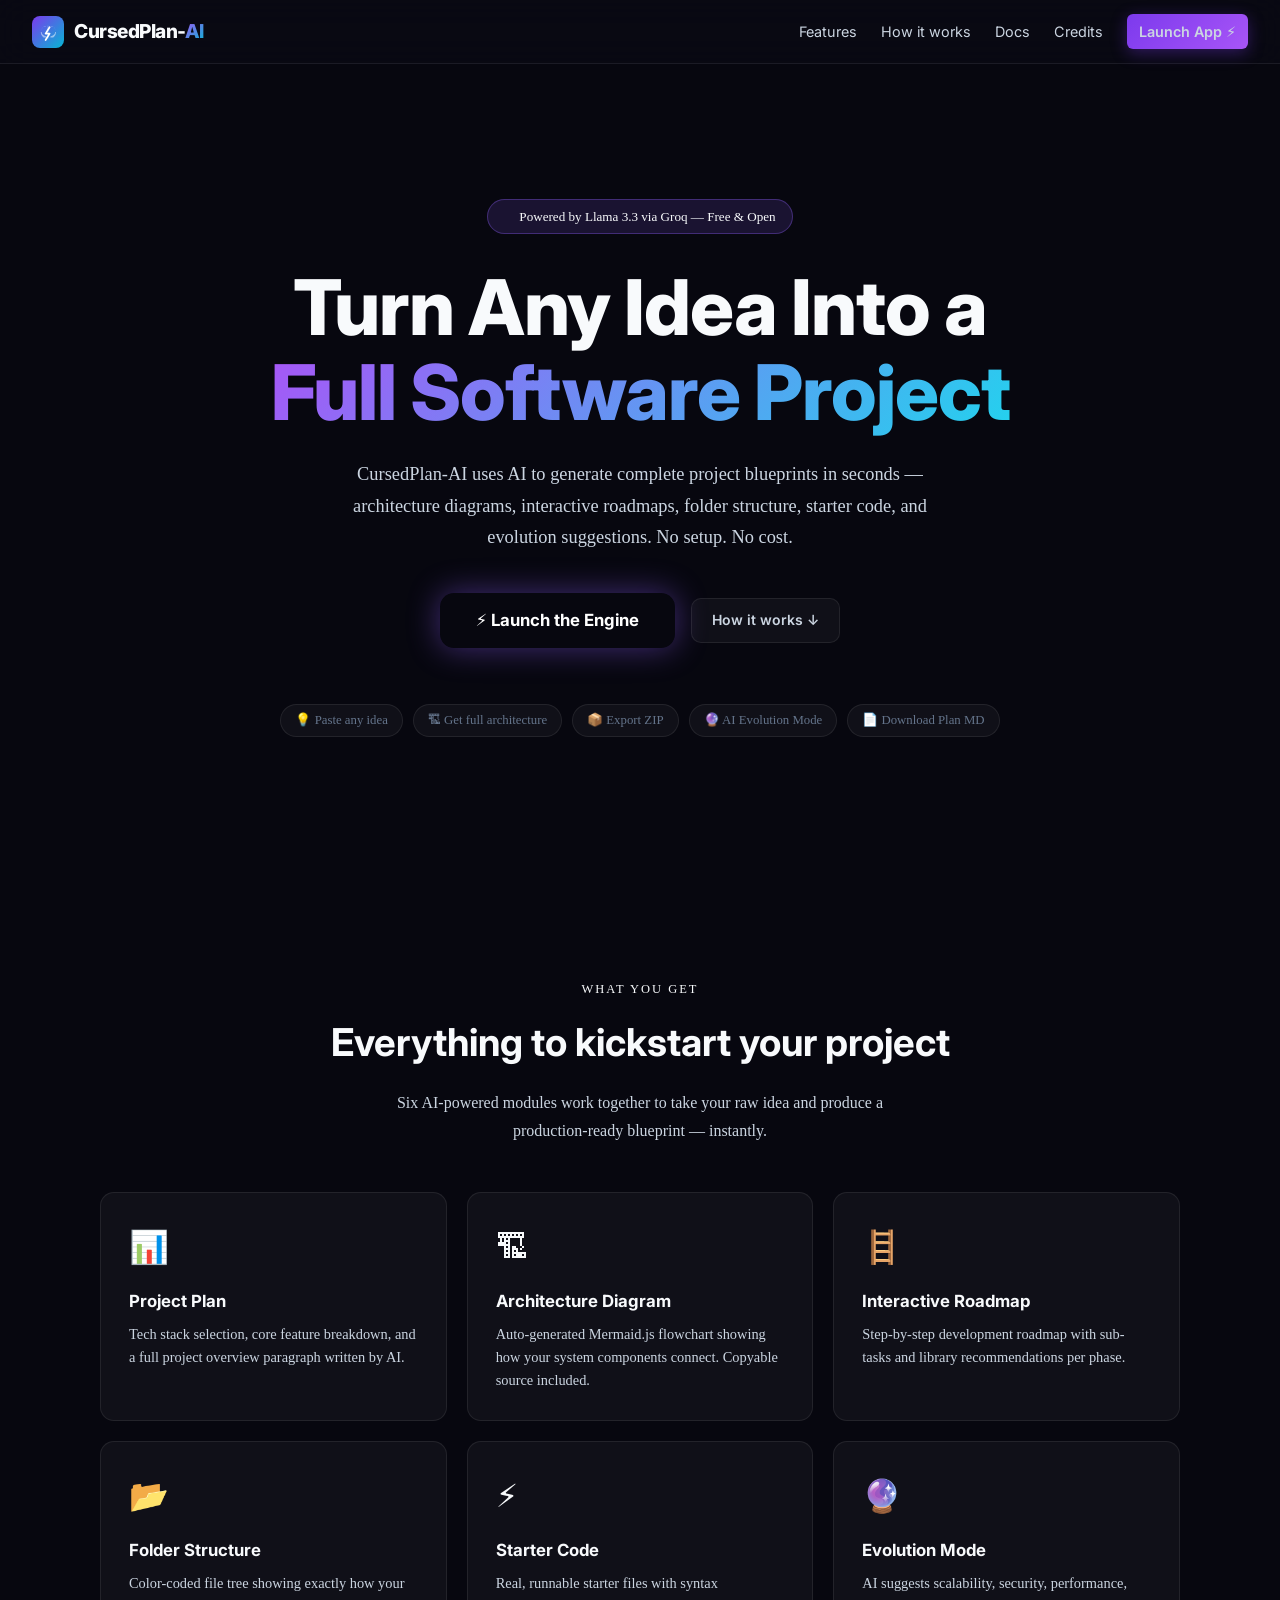
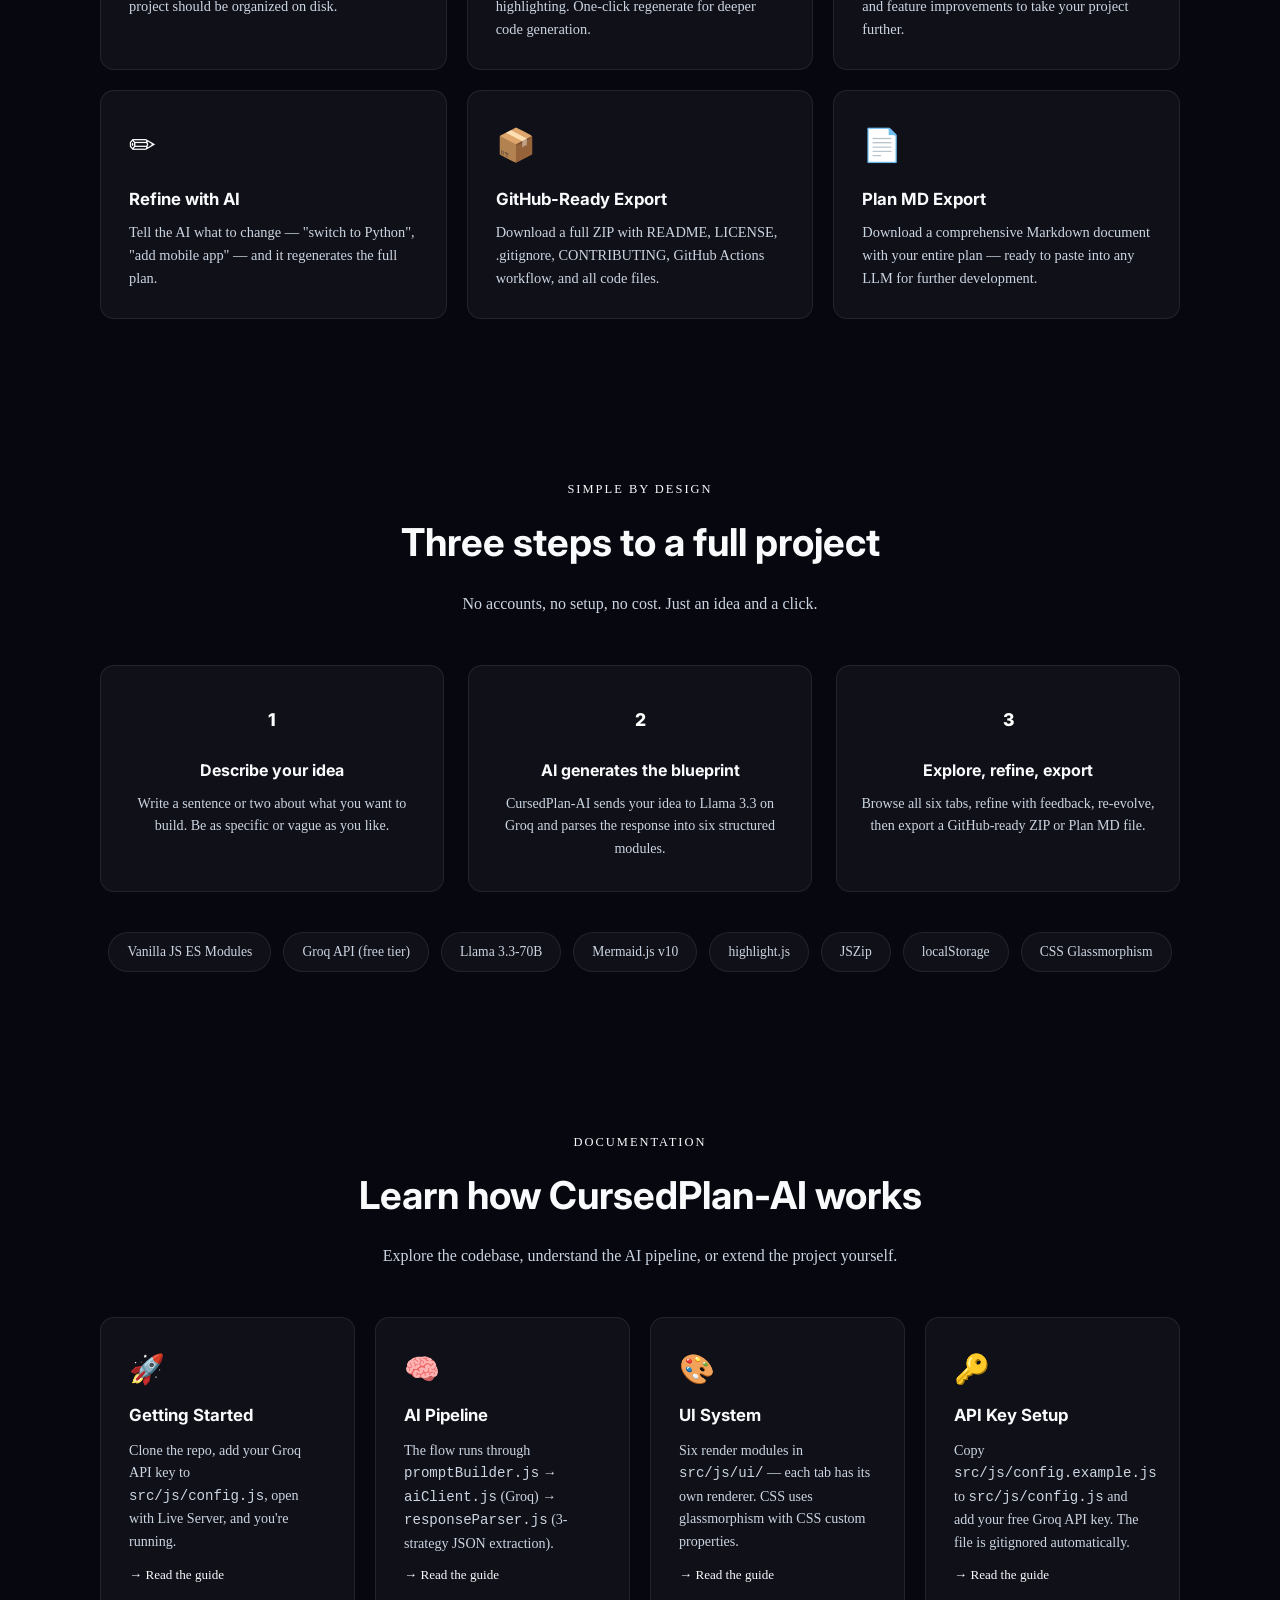
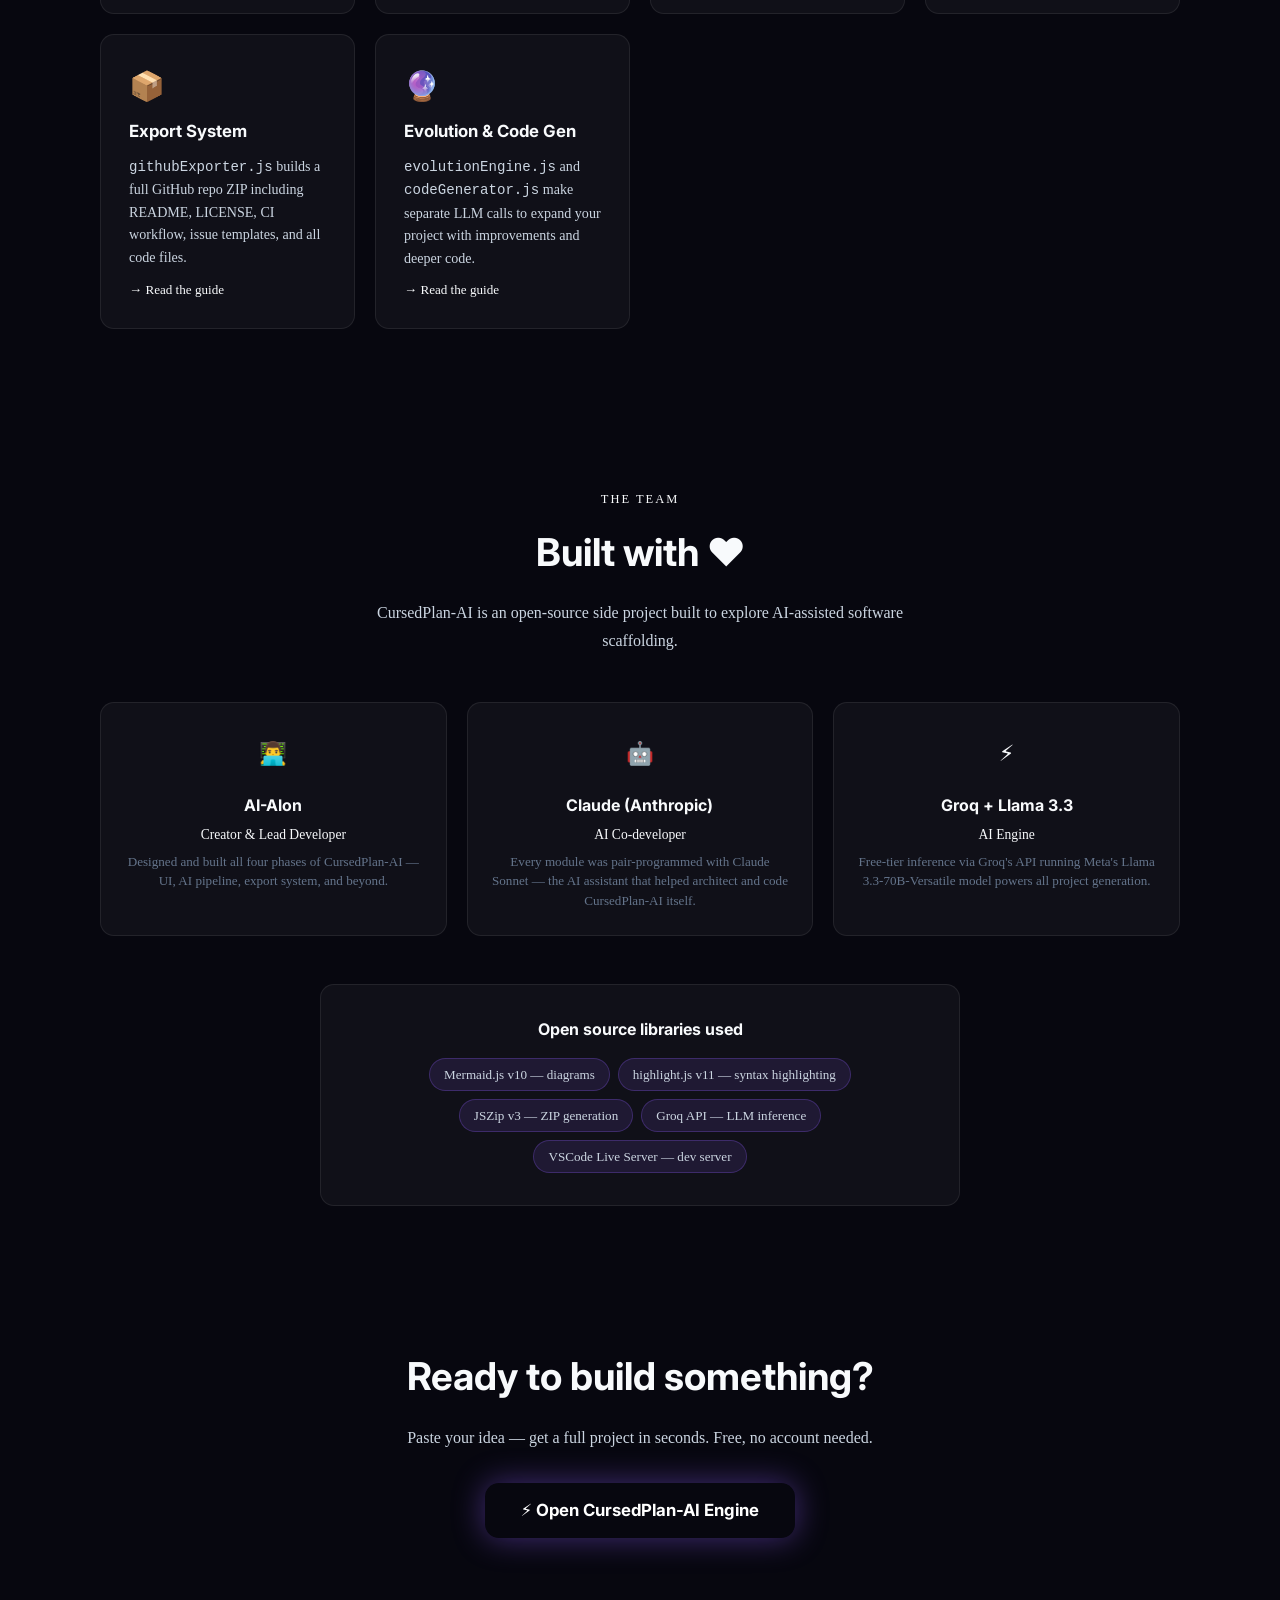
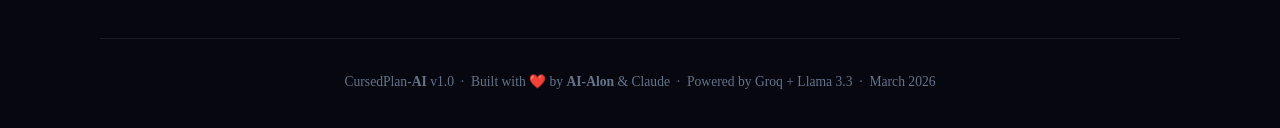
<file: index.html>
<!DOCTYPE html>
<html lang="en">
<head>
  <meta charset="UTF-8">
  <meta name="viewport" content="width=device-width, initial-scale=1.0">
  <meta name="description" content="CursedPlan-AI — Turn any idea into a full software project blueprint in seconds, powered by AI.">
  <title>CursedPlan-AI — AI Project Generator</title>

  <link rel="stylesheet" href="src/css/base.css">
  <link rel="stylesheet" href="src/css/layout.css">
  <link rel="stylesheet" href="src/css/components.css">
  <link rel="stylesheet" href="src/css/animations.css">

  <style>
    /* ── Landing-only styles ──────────────────────────────── */

    .landing-nav {
      position: fixed;
      top: 0; left: 0; right: 0;
      z-index: 100;
      padding: 0 2rem;
      height: 64px;
      display: flex;
      align-items: center;
      justify-content: space-between;
      background: rgba(10, 10, 20, 0.7);
      backdrop-filter: blur(16px);
      border-bottom: 1px solid var(--glass-border);
    }
    .landing-nav .nav-links {
      display: flex;
      align-items: center;
      gap: 1.5rem;
    }
    .landing-nav .nav-links a {
      color: var(--text-2);
      text-decoration: none;
      font-size: 0.9rem;
      transition: color 0.2s;
    }
    .landing-nav .nav-links a:hover { color: var(--text-1); }

    .lp-hero {
      min-height: 100vh;
      display: flex;
      align-items: center;
      justify-content: center;
      text-align: center;
      padding: 100px 2rem 4rem;
      position: relative;
      overflow: hidden;
    }
    .lp-hero-content { max-width: 820px; position: relative; z-index: 1; }

    .lp-hero-badge {
      display: inline-flex;
      align-items: center;
      gap: 8px;
      background: rgba(139, 92, 246, 0.15);
      border: 1px solid rgba(139, 92, 246, 0.35);
      border-radius: 100px;
      padding: 6px 16px;
      font-size: 0.82rem;
      color: var(--accent);
      margin-bottom: 2rem;
      font-family: 'Comic Sans MS', 'Comic Sans', cursive;
    }
    .lp-badge-dot {
      width: 7px; height: 7px;
      background: var(--accent);
      border-radius: 50%;
      animation: pulse 2s infinite;
    }

    .lp-hero-title {
      font-size: clamp(2.6rem, 6vw, 5rem);
      font-weight: 800;
      line-height: 1.1;
      margin-bottom: 1.5rem;
      color: var(--text-1);
      letter-spacing: -1px;
    }
    .lp-hero-sub {
      font-size: 1.15rem;
      color: var(--text-2);
      line-height: 1.7;
      max-width: 620px;
      margin: 0 auto 2.5rem;
      font-family: 'Comic Sans MS', 'Comic Sans', cursive;
    }

    .lp-cta-group {
      display: flex;
      align-items: center;
      justify-content: center;
      gap: 1rem;
      flex-wrap: wrap;
      margin-bottom: 3.5rem;
    }

    .btn-launch {
      font-size: 1.05rem;
      padding: 14px 36px;
      border-radius: var(--r-lg);
      background: linear-gradient(135deg, var(--accent), var(--accent-2));
      color: #fff;
      border: none;
      cursor: pointer;
      font-weight: 700;
      text-decoration: none;
      display: inline-flex;
      align-items: center;
      gap: 8px;
      transition: transform 0.15s, box-shadow 0.15s;
      box-shadow: 0 0 32px rgba(139, 92, 246, 0.45);
    }
    .btn-launch:hover {
      transform: translateY(-2px);
      box-shadow: 0 0 48px rgba(139, 92, 246, 0.65);
    }

    .lp-demo-chips {
      display: flex;
      flex-wrap: wrap;
      justify-content: center;
      gap: 10px;
      color: var(--text-3);
      font-size: 0.8rem;
      font-family: 'Comic Sans MS', 'Comic Sans', cursive;
    }
    .lp-demo-chips span {
      background: var(--glass);
      border: 1px solid var(--glass-border);
      border-radius: 100px;
      padding: 5px 14px;
    }

    .lp-glow {
      position: absolute;
      border-radius: 50%;
      filter: blur(90px);
      opacity: 0.18;
      pointer-events: none;
    }
    .lp-glow--1 { width: 600px; height: 600px; background: var(--accent); top: -200px; left: -200px; }
    .lp-glow--2 { width: 500px; height: 500px; background: var(--accent-2); bottom: -150px; right: -150px; }

    .lp-section {
      padding: 80px 2rem;
      position: relative;
    }
    .lp-section-inner {
      max-width: 1080px;
      margin: 0 auto;
    }
    .lp-section-label {
      text-align: center;
      font-size: 0.78rem;
      letter-spacing: 2px;
      text-transform: uppercase;
      color: var(--accent);
      margin-bottom: 0.75rem;
      font-family: 'Comic Sans MS', 'Comic Sans', cursive;
    }
    .lp-section-title {
      text-align: center;
      font-size: clamp(1.6rem, 3vw, 2.4rem);
      font-weight: 700;
      color: var(--text-1);
      margin-bottom: 1rem;
    }
    .lp-section-desc {
      text-align: center;
      color: var(--text-2);
      max-width: 560px;
      margin: 0 auto 3rem;
      font-size: 1rem;
      line-height: 1.7;
      font-family: 'Comic Sans MS', 'Comic Sans', cursive;
    }

    .features-grid {
      display: grid;
      grid-template-columns: repeat(auto-fit, minmax(280px, 1fr));
      gap: 1.25rem;
    }
    .feature-card {
      background: var(--glass);
      border: 1px solid var(--glass-border);
      border-radius: var(--r-lg);
      padding: 1.75rem;
      transition: border-color 0.2s, transform 0.2s;
    }
    .feature-card:hover {
      border-color: rgba(139, 92, 246, 0.4);
      transform: translateY(-3px);
    }
    .feature-icon {
      font-size: 2rem;
      margin-bottom: 1rem;
      display: block;
    }
    .feature-title {
      font-size: 1.05rem;
      font-weight: 700;
      color: var(--text-1);
      margin-bottom: 0.5rem;
    }
    .feature-desc {
      font-size: 0.9rem;
      color: var(--text-2);
      line-height: 1.6;
      font-family: 'Comic Sans MS', 'Comic Sans', cursive;
    }

    .steps-row {
      display: grid;
      grid-template-columns: repeat(auto-fit, minmax(200px, 1fr));
      gap: 1.5rem;
    }
    .step-card {
      text-align: center;
      padding: 2rem 1.5rem;
      background: var(--glass);
      border: 1px solid var(--glass-border);
      border-radius: var(--r-lg);
    }
    .step-num {
      width: 44px; height: 44px;
      border-radius: 50%;
      background: linear-gradient(135deg, var(--accent), var(--accent-2));
      color: #fff;
      font-size: 1.1rem;
      font-weight: 800;
      display: flex;
      align-items: center;
      justify-content: center;
      margin: 0 auto 1rem;
    }
    .step-title {
      font-size: 1rem;
      font-weight: 700;
      color: var(--text-1);
      margin-bottom: 0.5rem;
    }
    .step-desc {
      font-size: 0.88rem;
      color: var(--text-2);
      line-height: 1.6;
      font-family: 'Comic Sans MS', 'Comic Sans', cursive;
    }

    .tech-strip {
      display: flex;
      flex-wrap: wrap;
      justify-content: center;
      gap: 12px;
      margin-top: 2.5rem;
    }
    .tech-chip {
      background: var(--glass);
      border: 1px solid var(--glass-border);
      border-radius: 100px;
      padding: 8px 18px;
      font-size: 0.85rem;
      color: var(--text-2);
      font-family: 'Comic Sans MS', 'Comic Sans', cursive;
    }

    .docs-grid {
      display: grid;
      grid-template-columns: repeat(auto-fit, minmax(240px, 1fr));
      gap: 1.25rem;
    }
    .doc-card {
      background: var(--glass);
      border: 1px solid var(--glass-border);
      border-radius: var(--r-lg);
      padding: 1.75rem;
      text-decoration: none;
      color: inherit;
      transition: border-color 0.2s, transform 0.2s;
      display: flex;
      flex-direction: column;
      gap: 0.6rem;
    }
    .doc-card:hover {
      border-color: rgba(139, 92, 246, 0.45);
      transform: translateY(-3px);
    }
    .doc-card-icon { font-size: 1.8rem; }
    .doc-card-title {
      font-size: 1.05rem;
      font-weight: 700;
      color: var(--text-1);
    }
    .doc-card-desc {
      font-size: 0.88rem;
      color: var(--text-2);
      line-height: 1.6;
      font-family: 'Comic Sans MS', 'Comic Sans', cursive;
    }
    .doc-card-arrow {
      margin-top: auto;
      font-size: 0.82rem;
      color: var(--accent);
      font-family: 'Comic Sans MS', 'Comic Sans', cursive;
    }

    .credits-grid {
      display: grid;
      grid-template-columns: repeat(auto-fit, minmax(220px, 1fr));
      gap: 1.25rem;
      margin-bottom: 3rem;
    }
    .credit-card {
      background: var(--glass);
      border: 1px solid var(--glass-border);
      border-radius: var(--r-lg);
      padding: 1.5rem;
      text-align: center;
    }
    .credit-avatar {
      width: 52px; height: 52px;
      border-radius: 50%;
      background: linear-gradient(135deg, var(--accent), var(--accent-2));
      display: flex;
      align-items: center;
      justify-content: center;
      font-size: 1.4rem;
      margin: 0 auto 0.9rem;
    }
    .credit-name {
      font-weight: 700;
      color: var(--text-1);
      margin-bottom: 0.3rem;
    }
    .credit-role {
      font-size: 0.85rem;
      color: var(--accent);
      margin-bottom: 0.4rem;
      font-family: 'Comic Sans MS', 'Comic Sans', cursive;
    }
    .credit-note {
      font-size: 0.82rem;
      color: var(--text-3);
      font-family: 'Comic Sans MS', 'Comic Sans', cursive;
      line-height: 1.5;
    }

    .built-with {
      text-align: center;
      padding: 2rem;
      background: var(--glass);
      border: 1px solid var(--glass-border);
      border-radius: var(--r-lg);
      max-width: 640px;
      margin: 0 auto;
    }
    .built-with-title {
      font-size: 1rem;
      font-weight: 700;
      color: var(--text-1);
      margin-bottom: 1rem;
    }
    .built-with-chips {
      display: flex;
      flex-wrap: wrap;
      justify-content: center;
      gap: 8px;
    }
    .bw-chip {
      background: rgba(139, 92, 246, 0.12);
      border: 1px solid rgba(139, 92, 246, 0.28);
      border-radius: 100px;
      padding: 5px 14px;
      font-size: 0.82rem;
      color: var(--text-2);
      font-family: 'Comic Sans MS', 'Comic Sans', cursive;
    }

    .lp-divider {
      height: 1px;
      background: var(--glass-border);
      max-width: 1080px;
      margin: 0 auto;
    }

    .lp-footer {
      padding: 2.5rem 2rem;
      text-align: center;
      color: var(--text-3);
      font-size: 0.85rem;
      font-family: 'Comic Sans MS', 'Comic Sans', cursive;
    }
    .lp-footer a { color: var(--accent); text-decoration: none; }
    .lp-footer a:hover { text-decoration: underline; }
  </style>
</head>
<body>
<div class="app-wrapper">

  <!-- ══════════════════════════════════════
       NAV
  ══════════════════════════════════════ -->
  <nav class="landing-nav">
    <a href="#" class="logo">
      <img src="src/assets/logo.svg" alt="CursedPlan-AI logo" class="logo-img">
      <span class="logo-text">CursedPlan-<span class="logo-accent">AI</span></span>
    </a>
    <div class="nav-links">
      <a href="#features">Features</a>
      <a href="#how-it-works">How it works</a>
      <a href="docs.html">Docs</a>
      <a href="#credits">Credits</a>
      <a href="app.html" class="btn btn-primary btn-sm">Launch App ⚡</a>
    </div>
  </nav>

  <!-- ══════════════════════════════════════
       HERO
  ══════════════════════════════════════ -->
  <section class="lp-hero">
    <div class="lp-glow lp-glow--1" aria-hidden="true"></div>
    <div class="lp-glow lp-glow--2" aria-hidden="true"></div>

    <div class="lp-hero-content animate-in">
      <div class="lp-hero-badge">
        <span class="lp-badge-dot"></span>
        Powered by Llama 3.3 via Groq — Free &amp; Open
      </div>

      <h1 class="lp-hero-title">
        Turn Any Idea Into a<br>
        <span class="gradient-text">Full Software Project</span>
      </h1>

      <p class="lp-hero-sub">
        CursedPlan-AI uses AI to generate complete project blueprints in seconds —
        architecture diagrams, interactive roadmaps, folder structure, starter
        code, and evolution suggestions. No setup. No cost.
      </p>

      <div class="lp-cta-group">
        <a href="app.html" class="btn-launch">
          ⚡ Launch the Engine
        </a>
        <a href="#how-it-works" class="btn btn-outline">
          How it works ↓
        </a>
      </div>

      <div class="lp-demo-chips">
        <span>💡 Paste any idea</span>
        <span>🏗 Get full architecture</span>
        <span>📦 Export ZIP</span>
        <span>🔮 AI Evolution Mode</span>
        <span>📄 Download Plan MD</span>
      </div>
    </div>
  </section>

  <!-- ══════════════════════════════════════
       FEATURES
  ══════════════════════════════════════ -->
  <section class="lp-section" id="features">
    <div class="lp-section-inner">
      <p class="lp-section-label">What you get</p>
      <h2 class="lp-section-title">Everything to kickstart your project</h2>
      <p class="lp-section-desc">
        Six AI-powered modules work together to take your raw idea and produce a
        production-ready blueprint — instantly.
      </p>

      <div class="features-grid">
        <div class="feature-card">
          <span class="feature-icon">📊</span>
          <div class="feature-title">Project Plan</div>
          <div class="feature-desc">Tech stack selection, core feature breakdown, and a full project overview paragraph written by AI.</div>
        </div>
        <div class="feature-card">
          <span class="feature-icon">🏗</span>
          <div class="feature-title">Architecture Diagram</div>
          <div class="feature-desc">Auto-generated Mermaid.js flowchart showing how your system components connect. Copyable source included.</div>
        </div>
        <div class="feature-card">
          <span class="feature-icon">🪜</span>
          <div class="feature-title">Interactive Roadmap</div>
          <div class="feature-desc">Step-by-step development roadmap with sub-tasks and library recommendations per phase.</div>
        </div>
        <div class="feature-card">
          <span class="feature-icon">📂</span>
          <div class="feature-title">Folder Structure</div>
          <div class="feature-desc">Color-coded file tree showing exactly how your project should be organized on disk.</div>
        </div>
        <div class="feature-card">
          <span class="feature-icon">⚡</span>
          <div class="feature-title">Starter Code</div>
          <div class="feature-desc">Real, runnable starter files with syntax highlighting. One-click regenerate for deeper code generation.</div>
        </div>
        <div class="feature-card">
          <span class="feature-icon">🔮</span>
          <div class="feature-title">Evolution Mode</div>
          <div class="feature-desc">AI suggests scalability, security, performance, and feature improvements to take your project further.</div>
        </div>
        <div class="feature-card">
          <span class="feature-icon">✏️</span>
          <div class="feature-title">Refine with AI</div>
          <div class="feature-desc">Tell the AI what to change — "switch to Python", "add mobile app" — and it regenerates the full plan.</div>
        </div>
        <div class="feature-card">
          <span class="feature-icon">📦</span>
          <div class="feature-title">GitHub-Ready Export</div>
          <div class="feature-desc">Download a full ZIP with README, LICENSE, .gitignore, CONTRIBUTING, GitHub Actions workflow, and all code files.</div>
        </div>
        <div class="feature-card">
          <span class="feature-icon">📄</span>
          <div class="feature-title">Plan MD Export</div>
          <div class="feature-desc">Download a comprehensive Markdown document with your entire plan — ready to paste into any LLM for further development.</div>
        </div>
      </div>
    </div>
  </section>

  <div class="lp-divider"></div>

  <!-- ══════════════════════════════════════
       HOW IT WORKS
  ══════════════════════════════════════ -->
  <section class="lp-section" id="how-it-works">
    <div class="lp-section-inner">
      <p class="lp-section-label">Simple by design</p>
      <h2 class="lp-section-title">Three steps to a full project</h2>
      <p class="lp-section-desc">
        No accounts, no setup, no cost. Just an idea and a click.
      </p>

      <div class="steps-row">
        <div class="step-card">
          <div class="step-num">1</div>
          <div class="step-title">Describe your idea</div>
          <div class="step-desc">Write a sentence or two about what you want to build. Be as specific or vague as you like.</div>
        </div>
        <div class="step-card">
          <div class="step-num">2</div>
          <div class="step-title">AI generates the blueprint</div>
          <div class="step-desc">CursedPlan-AI sends your idea to Llama 3.3 on Groq and parses the response into six structured modules.</div>
        </div>
        <div class="step-card">
          <div class="step-num">3</div>
          <div class="step-title">Explore, refine, export</div>
          <div class="step-desc">Browse all six tabs, refine with feedback, re-evolve, then export a GitHub-ready ZIP or Plan MD file.</div>
        </div>
      </div>

      <div class="tech-strip">
        <span class="tech-chip">Vanilla JS ES Modules</span>
        <span class="tech-chip">Groq API (free tier)</span>
        <span class="tech-chip">Llama 3.3-70B</span>
        <span class="tech-chip">Mermaid.js v10</span>
        <span class="tech-chip">highlight.js</span>
        <span class="tech-chip">JSZip</span>
        <span class="tech-chip">localStorage</span>
        <span class="tech-chip">CSS Glassmorphism</span>
      </div>
    </div>
  </section>

  <div class="lp-divider"></div>

  <!-- ══════════════════════════════════════
       DOCS
  ══════════════════════════════════════ -->
  <section class="lp-section" id="docs">
    <div class="lp-section-inner">
      <p class="lp-section-label">Documentation</p>
      <h2 class="lp-section-title">Learn how CursedPlan-AI works</h2>
      <p class="lp-section-desc">
        Explore the codebase, understand the AI pipeline, or extend the project yourself.
      </p>

      <div class="docs-grid">
        <a class="doc-card" href="docs.html#using">
          <span class="doc-card-icon">🚀</span>
          <div class="doc-card-title">Getting Started</div>
          <div class="doc-card-desc">
            Clone the repo, add your Groq API key to <code>src/js/config.js</code>,
            open with Live Server, and you're running.
          </div>
          <div class="doc-card-arrow">→ Read the guide</div>
        </a>
        <a class="doc-card" href="docs.html#ai-overview">
          <span class="doc-card-icon">🧠</span>
          <div class="doc-card-title">AI Pipeline</div>
          <div class="doc-card-desc">
            The flow runs through <code>promptBuilder.js</code> → <code>aiClient.js</code>
            (Groq) → <code>responseParser.js</code> (3-strategy JSON extraction).
          </div>
          <div class="doc-card-arrow">→ Read the guide</div>
        </a>
        <a class="doc-card" href="docs.html#ui-overview">
          <span class="doc-card-icon">🎨</span>
          <div class="doc-card-title">UI System</div>
          <div class="doc-card-desc">
            Six render modules in <code>src/js/ui/</code> — each tab has its own renderer.
            CSS uses glassmorphism with CSS custom properties.
          </div>
          <div class="doc-card-arrow">→ Read the guide</div>
        </a>
        <a class="doc-card" href="docs.html#config">
          <span class="doc-card-icon">🔑</span>
          <div class="doc-card-title">API Key Setup</div>
          <div class="doc-card-desc">
            Copy <code>src/js/config.example.js</code> to <code>src/js/config.js</code>
            and add your free Groq API key. The file is gitignored automatically.
          </div>
          <div class="doc-card-arrow">→ Read the guide</div>
        </a>
        <a class="doc-card" href="docs.html#export">
          <span class="doc-card-icon">📦</span>
          <div class="doc-card-title">Export System</div>
          <div class="doc-card-desc">
            <code>githubExporter.js</code> builds a full GitHub repo ZIP including
            README, LICENSE, CI workflow, issue templates, and all code files.
          </div>
          <div class="doc-card-arrow">→ Read the guide</div>
        </a>
        <a class="doc-card" href="docs.html#evolution-engine">
          <span class="doc-card-icon">🔮</span>
          <div class="doc-card-title">Evolution &amp; Code Gen</div>
          <div class="doc-card-desc">
            <code>evolutionEngine.js</code> and <code>codeGenerator.js</code> make
            separate LLM calls to expand your project with improvements and deeper code.
          </div>
          <div class="doc-card-arrow">→ Read the guide</div>
        </a>
      </div>
    </div>
  </section>

  <div class="lp-divider"></div>

  <!-- ══════════════════════════════════════
       CREDITS
  ══════════════════════════════════════ -->
  <section class="lp-section" id="credits">
    <div class="lp-section-inner">
      <p class="lp-section-label">The team</p>
      <h2 class="lp-section-title">Built with ❤️</h2>
      <p class="lp-section-desc">
        CursedPlan-AI is an open-source side project built to explore AI-assisted
        software scaffolding.
      </p>

      <div class="credits-grid">
        <div class="credit-card">
          <div class="credit-avatar">👨‍💻</div>
          <div class="credit-name">AI-Alon</div>
          <div class="credit-role">Creator &amp; Lead Developer</div>
          <div class="credit-note">
            Designed and built all four phases of CursedPlan-AI — UI, AI pipeline, export system, and beyond.
          </div>
        </div>
        <div class="credit-card">
          <div class="credit-avatar">🤖</div>
          <div class="credit-name">Claude (Anthropic)</div>
          <div class="credit-role">AI Co-developer</div>
          <div class="credit-note">
            Every module was pair-programmed with Claude Sonnet — the AI assistant that helped architect and code CursedPlan-AI itself.
          </div>
        </div>
        <div class="credit-card">
          <div class="credit-avatar">⚡</div>
          <div class="credit-name">Groq + Llama 3.3</div>
          <div class="credit-role">AI Engine</div>
          <div class="credit-note">
            Free-tier inference via Groq's API running Meta's Llama 3.3-70B-Versatile model powers all project generation.
          </div>
        </div>
      </div>

      <div class="built-with">
        <div class="built-with-title">Open source libraries used</div>
        <div class="built-with-chips">
          <span class="bw-chip">Mermaid.js v10 — diagrams</span>
          <span class="bw-chip">highlight.js v11 — syntax highlighting</span>
          <span class="bw-chip">JSZip v3 — ZIP generation</span>
          <span class="bw-chip">Groq API — LLM inference</span>
          <span class="bw-chip">VSCode Live Server — dev server</span>
        </div>
      </div>
    </div>
  </section>

  <!-- ══════════════════════════════════════
       FOOTER CTA
  ══════════════════════════════════════ -->
  <section class="lp-section" style="padding: 60px 2rem; text-align: center;">
    <h2 class="lp-section-title">Ready to build something?</h2>
    <p class="lp-section-desc" style="margin-bottom: 2rem;">
      Paste your idea — get a full project in seconds. Free, no account needed.
    </p>
    <a href="app.html" class="btn-launch">⚡ Open CursedPlan-AI Engine</a>
  </section>

  <!-- ══════════════════════════════════════
       FOOTER
  ══════════════════════════════════════ -->
  <footer class="lp-footer">
    <div class="lp-divider" style="margin-bottom: 2rem;"></div>
    CursedPlan-<strong>AI</strong> v1.0 &nbsp;·&nbsp;
    Built with ❤️ by <strong>AI-Alon</strong> &amp; Claude &nbsp;·&nbsp;
    Powered by <a href="https://groq.com" target="_blank" rel="noopener">Groq</a> + Llama 3.3 &nbsp;·&nbsp;
    March 2026
  </footer>

</div>
</body>
</html>
</file>
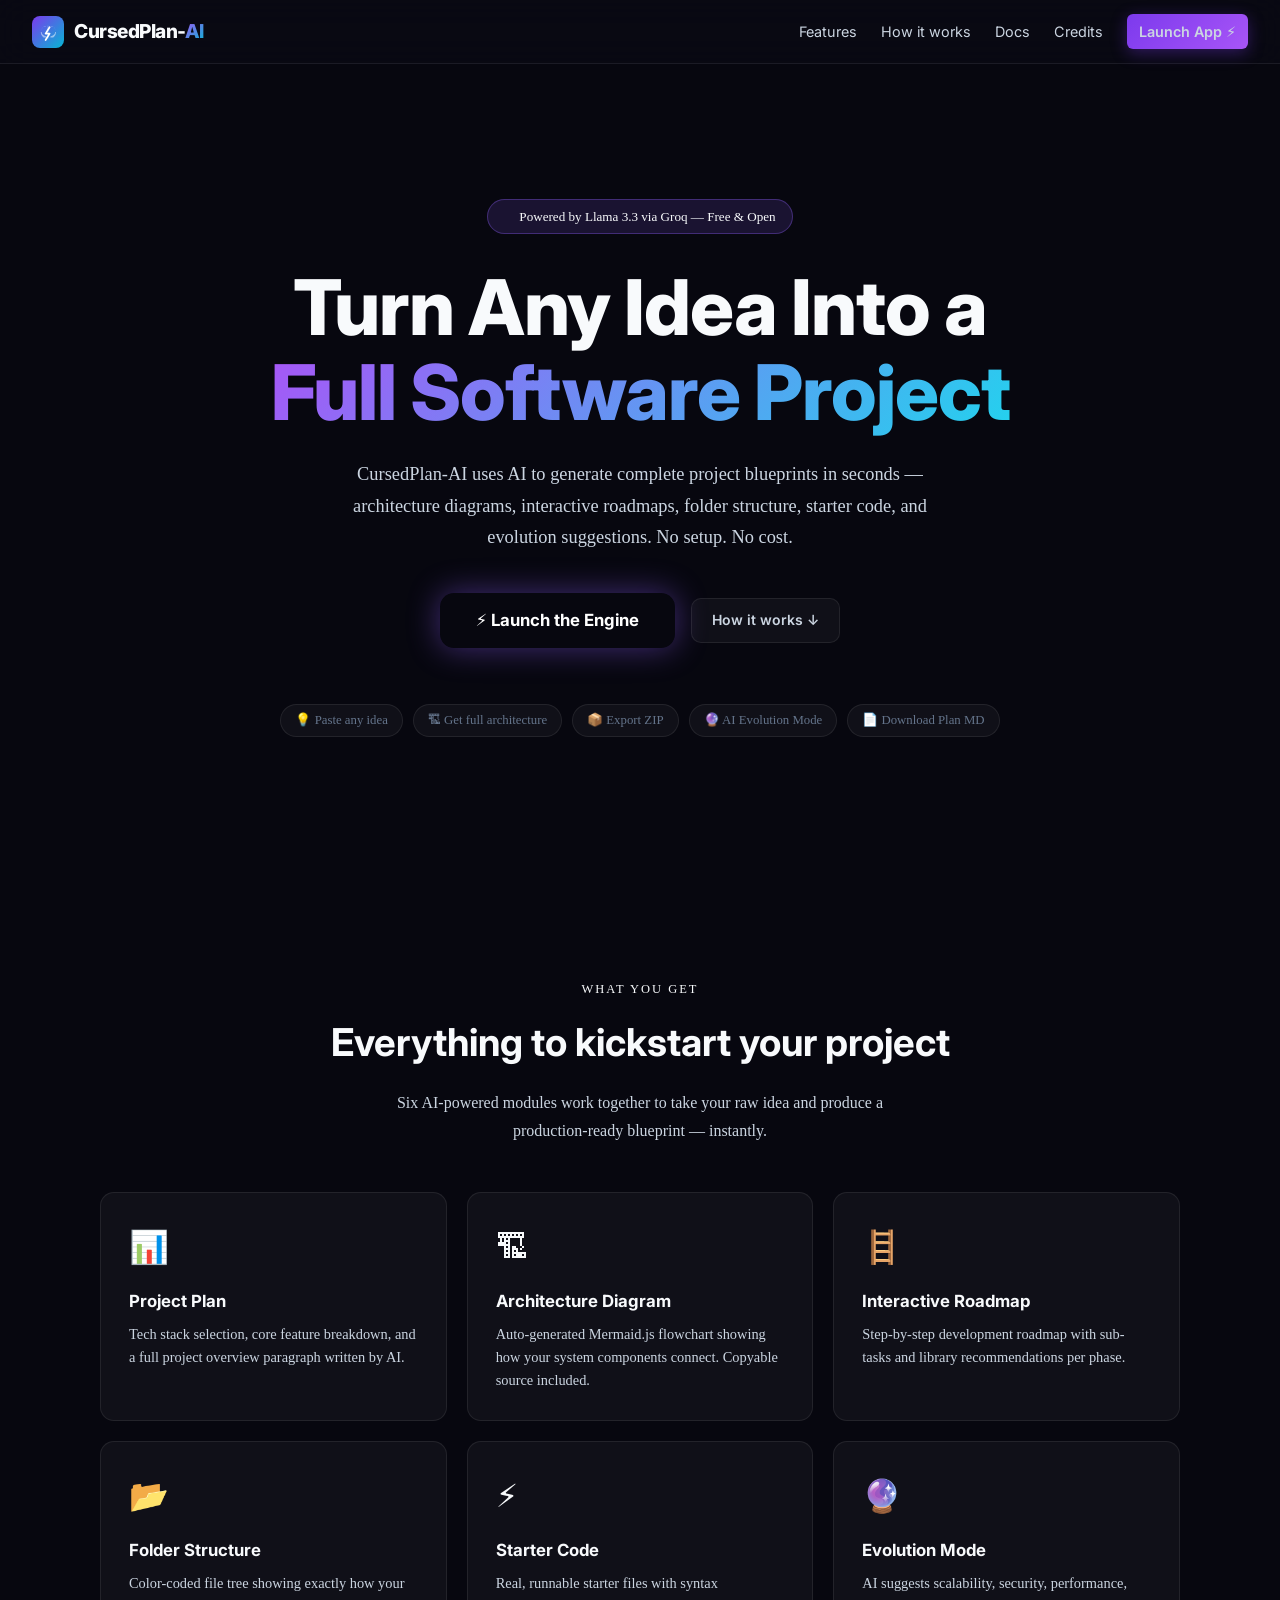
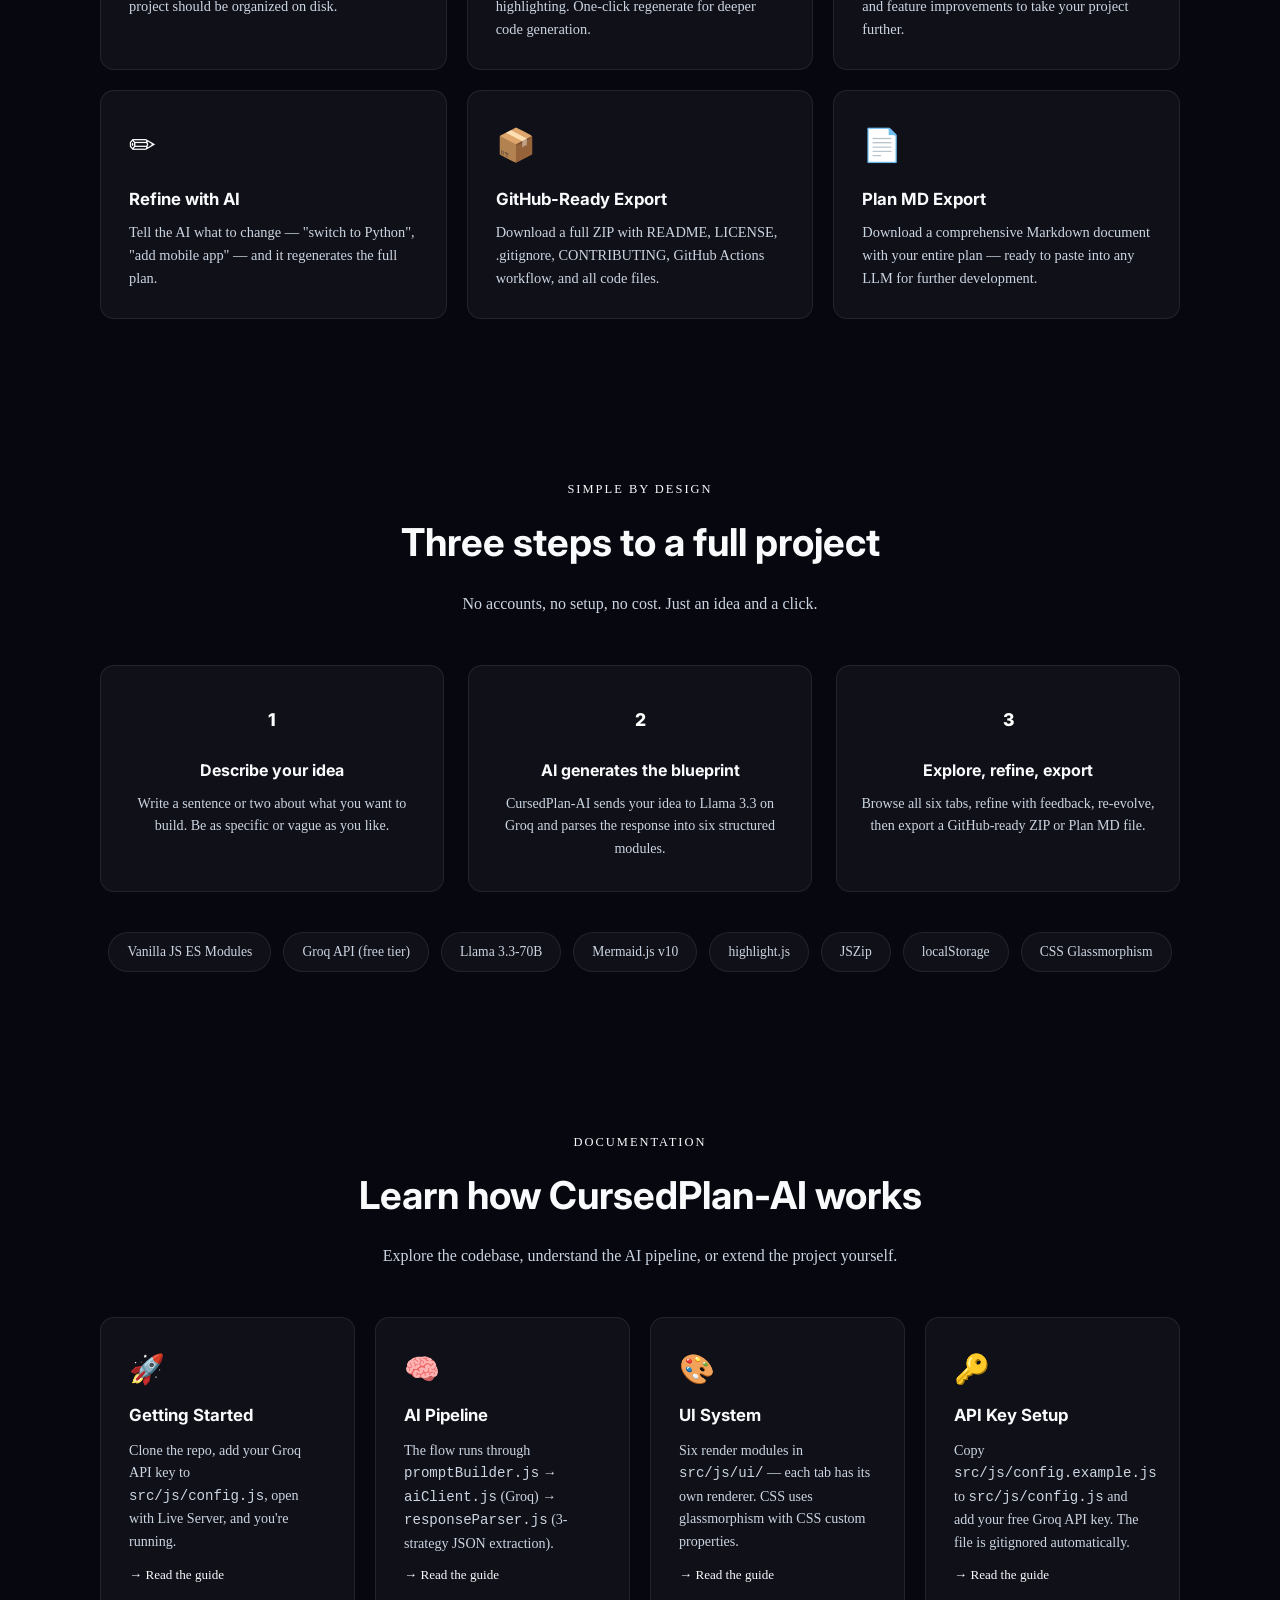
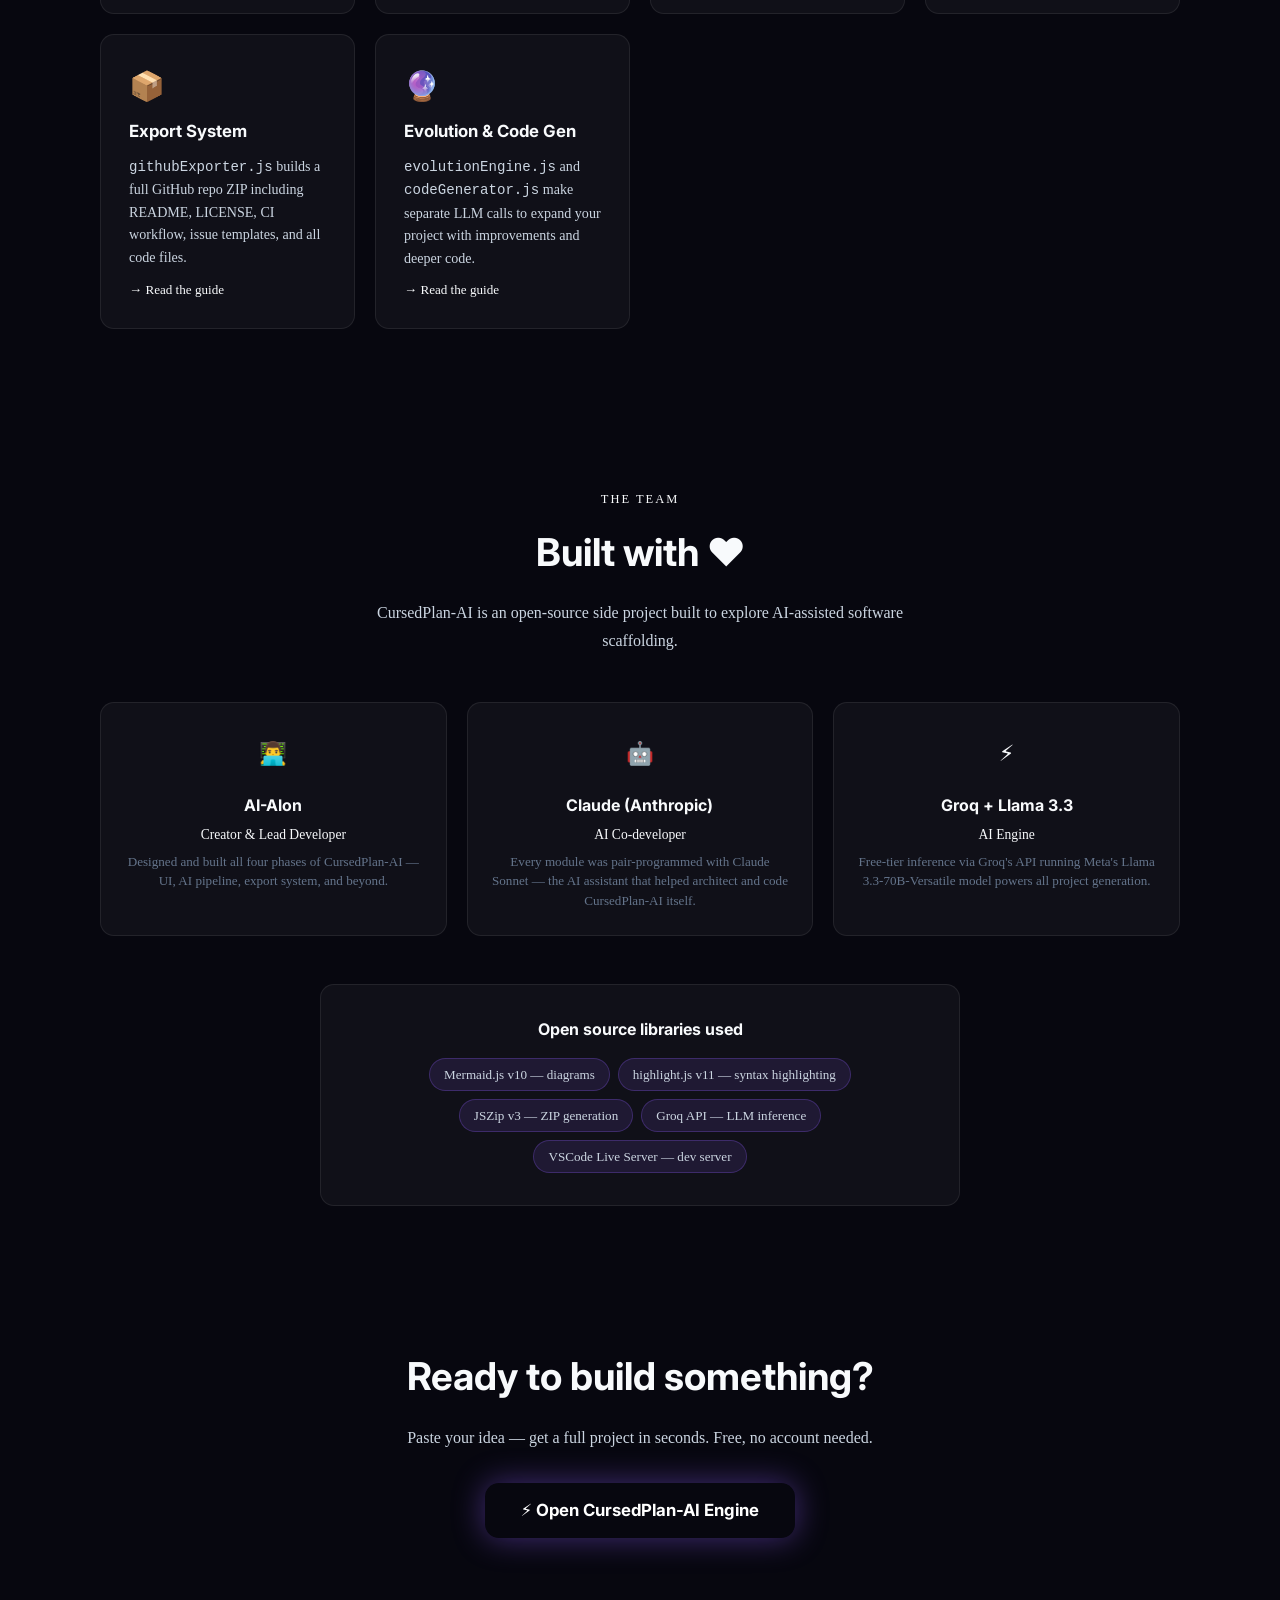
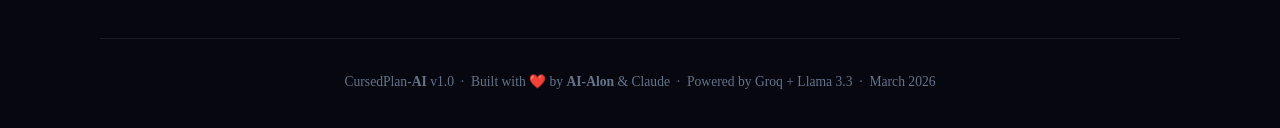
<file: docs/index.html>
<!DOCTYPE html>
<html lang="en">
<head>
  <meta charset="UTF-8">
  <meta name="viewport" content="width=device-width, initial-scale=1.0">
  <meta name="description" content="CursedPlan-AI — Turn any idea into a full software project blueprint in seconds, powered by AI.">
  <title>CursedPlan-AI — AI Project Generator</title>

  <link rel="stylesheet" href="../src/css/base.css">
  <link rel="stylesheet" href="../src/css/layout.css">
  <link rel="stylesheet" href="../src/css/components.css">
  <link rel="stylesheet" href="../src/css/animations.css">

  <style>
    /* ── Landing-only styles ──────────────────────────────── */

    .landing-nav {
      position: fixed;
      top: 0; left: 0; right: 0;
      z-index: 100;
      padding: 0 2rem;
      height: 64px;
      display: flex;
      align-items: center;
      justify-content: space-between;
      background: rgba(10, 10, 20, 0.7);
      backdrop-filter: blur(16px);
      border-bottom: 1px solid var(--glass-border);
    }
    .landing-nav .nav-links {
      display: flex;
      align-items: center;
      gap: 1.5rem;
    }
    .landing-nav .nav-links a {
      color: var(--text-2);
      text-decoration: none;
      font-size: 0.9rem;
      transition: color 0.2s;
    }
    .landing-nav .nav-links a:hover { color: var(--text-1); }

    .lp-hero {
      min-height: 100vh;
      display: flex;
      align-items: center;
      justify-content: center;
      text-align: center;
      padding: 100px 2rem 4rem;
      position: relative;
      overflow: hidden;
    }
    .lp-hero-content { max-width: 820px; position: relative; z-index: 1; }

    .lp-hero-badge {
      display: inline-flex;
      align-items: center;
      gap: 8px;
      background: rgba(139, 92, 246, 0.15);
      border: 1px solid rgba(139, 92, 246, 0.35);
      border-radius: 100px;
      padding: 6px 16px;
      font-size: 0.82rem;
      color: var(--accent);
      margin-bottom: 2rem;
      font-family: 'Comic Sans MS', 'Comic Sans', cursive;
    }
    .lp-badge-dot {
      width: 7px; height: 7px;
      background: var(--accent);
      border-radius: 50%;
      animation: pulse 2s infinite;
    }

    .lp-hero-title {
      font-size: clamp(2.6rem, 6vw, 5rem);
      font-weight: 800;
      line-height: 1.1;
      margin-bottom: 1.5rem;
      color: var(--text-1);
      letter-spacing: -1px;
    }
    .lp-hero-sub {
      font-size: 1.15rem;
      color: var(--text-2);
      line-height: 1.7;
      max-width: 620px;
      margin: 0 auto 2.5rem;
      font-family: 'Comic Sans MS', 'Comic Sans', cursive;
    }

    .lp-cta-group {
      display: flex;
      align-items: center;
      justify-content: center;
      gap: 1rem;
      flex-wrap: wrap;
      margin-bottom: 3.5rem;
    }

    .btn-launch {
      font-size: 1.05rem;
      padding: 14px 36px;
      border-radius: var(--r-lg);
      background: linear-gradient(135deg, var(--accent), var(--accent-2));
      color: #fff;
      border: none;
      cursor: pointer;
      font-weight: 700;
      text-decoration: none;
      display: inline-flex;
      align-items: center;
      gap: 8px;
      transition: transform 0.15s, box-shadow 0.15s;
      box-shadow: 0 0 32px rgba(139, 92, 246, 0.45);
    }
    .btn-launch:hover {
      transform: translateY(-2px);
      box-shadow: 0 0 48px rgba(139, 92, 246, 0.65);
    }

    .lp-demo-chips {
      display: flex;
      flex-wrap: wrap;
      justify-content: center;
      gap: 10px;
      color: var(--text-3);
      font-size: 0.8rem;
      font-family: 'Comic Sans MS', 'Comic Sans', cursive;
    }
    .lp-demo-chips span {
      background: var(--glass);
      border: 1px solid var(--glass-border);
      border-radius: 100px;
      padding: 5px 14px;
    }

    .lp-glow {
      position: absolute;
      border-radius: 50%;
      filter: blur(90px);
      opacity: 0.18;
      pointer-events: none;
    }
    .lp-glow--1 { width: 600px; height: 600px; background: var(--accent); top: -200px; left: -200px; }
    .lp-glow--2 { width: 500px; height: 500px; background: var(--accent-2); bottom: -150px; right: -150px; }

    .lp-section {
      padding: 80px 2rem;
      position: relative;
    }
    .lp-section-inner {
      max-width: 1080px;
      margin: 0 auto;
    }
    .lp-section-label {
      text-align: center;
      font-size: 0.78rem;
      letter-spacing: 2px;
      text-transform: uppercase;
      color: var(--accent);
      margin-bottom: 0.75rem;
      font-family: 'Comic Sans MS', 'Comic Sans', cursive;
    }
    .lp-section-title {
      text-align: center;
      font-size: clamp(1.6rem, 3vw, 2.4rem);
      font-weight: 700;
      color: var(--text-1);
      margin-bottom: 1rem;
    }
    .lp-section-desc {
      text-align: center;
      color: var(--text-2);
      max-width: 560px;
      margin: 0 auto 3rem;
      font-size: 1rem;
      line-height: 1.7;
      font-family: 'Comic Sans MS', 'Comic Sans', cursive;
    }

    .features-grid {
      display: grid;
      grid-template-columns: repeat(auto-fit, minmax(280px, 1fr));
      gap: 1.25rem;
    }
    .feature-card {
      background: var(--glass);
      border: 1px solid var(--glass-border);
      border-radius: var(--r-lg);
      padding: 1.75rem;
      transition: border-color 0.2s, transform 0.2s;
    }
    .feature-card:hover {
      border-color: rgba(139, 92, 246, 0.4);
      transform: translateY(-3px);
    }
    .feature-icon {
      font-size: 2rem;
      margin-bottom: 1rem;
      display: block;
    }
    .feature-title {
      font-size: 1.05rem;
      font-weight: 700;
      color: var(--text-1);
      margin-bottom: 0.5rem;
    }
    .feature-desc {
      font-size: 0.9rem;
      color: var(--text-2);
      line-height: 1.6;
      font-family: 'Comic Sans MS', 'Comic Sans', cursive;
    }

    .steps-row {
      display: grid;
      grid-template-columns: repeat(auto-fit, minmax(200px, 1fr));
      gap: 1.5rem;
    }
    .step-card {
      text-align: center;
      padding: 2rem 1.5rem;
      background: var(--glass);
      border: 1px solid var(--glass-border);
      border-radius: var(--r-lg);
    }
    .step-num {
      width: 44px; height: 44px;
      border-radius: 50%;
      background: linear-gradient(135deg, var(--accent), var(--accent-2));
      color: #fff;
      font-size: 1.1rem;
      font-weight: 800;
      display: flex;
      align-items: center;
      justify-content: center;
      margin: 0 auto 1rem;
    }
    .step-title {
      font-size: 1rem;
      font-weight: 700;
      color: var(--text-1);
      margin-bottom: 0.5rem;
    }
    .step-desc {
      font-size: 0.88rem;
      color: var(--text-2);
      line-height: 1.6;
      font-family: 'Comic Sans MS', 'Comic Sans', cursive;
    }

    .tech-strip {
      display: flex;
      flex-wrap: wrap;
      justify-content: center;
      gap: 12px;
      margin-top: 2.5rem;
    }
    .tech-chip {
      background: var(--glass);
      border: 1px solid var(--glass-border);
      border-radius: 100px;
      padding: 8px 18px;
      font-size: 0.85rem;
      color: var(--text-2);
      font-family: 'Comic Sans MS', 'Comic Sans', cursive;
    }

    .docs-grid {
      display: grid;
      grid-template-columns: repeat(auto-fit, minmax(240px, 1fr));
      gap: 1.25rem;
    }
    .doc-card {
      background: var(--glass);
      border: 1px solid var(--glass-border);
      border-radius: var(--r-lg);
      padding: 1.75rem;
      text-decoration: none;
      color: inherit;
      transition: border-color 0.2s, transform 0.2s;
      display: flex;
      flex-direction: column;
      gap: 0.6rem;
    }
    .doc-card:hover {
      border-color: rgba(139, 92, 246, 0.45);
      transform: translateY(-3px);
    }
    .doc-card-icon { font-size: 1.8rem; }
    .doc-card-title {
      font-size: 1.05rem;
      font-weight: 700;
      color: var(--text-1);
    }
    .doc-card-desc {
      font-size: 0.88rem;
      color: var(--text-2);
      line-height: 1.6;
      font-family: 'Comic Sans MS', 'Comic Sans', cursive;
    }
    .doc-card-arrow {
      margin-top: auto;
      font-size: 0.82rem;
      color: var(--accent);
      font-family: 'Comic Sans MS', 'Comic Sans', cursive;
    }

    .credits-grid {
      display: grid;
      grid-template-columns: repeat(auto-fit, minmax(220px, 1fr));
      gap: 1.25rem;
      margin-bottom: 3rem;
    }
    .credit-card {
      background: var(--glass);
      border: 1px solid var(--glass-border);
      border-radius: var(--r-lg);
      padding: 1.5rem;
      text-align: center;
    }
    .credit-avatar {
      width: 52px; height: 52px;
      border-radius: 50%;
      background: linear-gradient(135deg, var(--accent), var(--accent-2));
      display: flex;
      align-items: center;
      justify-content: center;
      font-size: 1.4rem;
      margin: 0 auto 0.9rem;
    }
    .credit-name {
      font-weight: 700;
      color: var(--text-1);
      margin-bottom: 0.3rem;
    }
    .credit-role {
      font-size: 0.85rem;
      color: var(--accent);
      margin-bottom: 0.4rem;
      font-family: 'Comic Sans MS', 'Comic Sans', cursive;
    }
    .credit-note {
      font-size: 0.82rem;
      color: var(--text-3);
      font-family: 'Comic Sans MS', 'Comic Sans', cursive;
      line-height: 1.5;
    }

    .built-with {
      text-align: center;
      padding: 2rem;
      background: var(--glass);
      border: 1px solid var(--glass-border);
      border-radius: var(--r-lg);
      max-width: 640px;
      margin: 0 auto;
    }
    .built-with-title {
      font-size: 1rem;
      font-weight: 700;
      color: var(--text-1);
      margin-bottom: 1rem;
    }
    .built-with-chips {
      display: flex;
      flex-wrap: wrap;
      justify-content: center;
      gap: 8px;
    }
    .bw-chip {
      background: rgba(139, 92, 246, 0.12);
      border: 1px solid rgba(139, 92, 246, 0.28);
      border-radius: 100px;
      padding: 5px 14px;
      font-size: 0.82rem;
      color: var(--text-2);
      font-family: 'Comic Sans MS', 'Comic Sans', cursive;
    }

    .lp-divider {
      height: 1px;
      background: var(--glass-border);
      max-width: 1080px;
      margin: 0 auto;
    }

    .lp-footer {
      padding: 2.5rem 2rem;
      text-align: center;
      color: var(--text-3);
      font-size: 0.85rem;
      font-family: 'Comic Sans MS', 'Comic Sans', cursive;
    }
    .lp-footer a { color: var(--accent); text-decoration: none; }
    .lp-footer a:hover { text-decoration: underline; }
  </style>
</head>
<body>
<div class="app-wrapper">

  <!-- ══════════════════════════════════════
       NAV
  ══════════════════════════════════════ -->
  <nav class="landing-nav">
    <a href="#" class="logo">
      <img src="../src/assets/logo.svg" alt="CursedPlan-AI logo" class="logo-img">
      <span class="logo-text">CursedPlan-<span class="logo-accent">AI</span></span>
    </a>
    <div class="nav-links">
      <a href="#features">Features</a>
      <a href="#how-it-works">How it works</a>
      <a href="docs.html">Docs</a>
      <a href="#credits">Credits</a>
      <a href="app.html" class="btn btn-primary btn-sm">Launch App ⚡</a>
    </div>
  </nav>

  <!-- ══════════════════════════════════════
       HERO
  ══════════════════════════════════════ -->
  <section class="lp-hero">
    <div class="lp-glow lp-glow--1" aria-hidden="true"></div>
    <div class="lp-glow lp-glow--2" aria-hidden="true"></div>

    <div class="lp-hero-content animate-in">
      <div class="lp-hero-badge">
        <span class="lp-badge-dot"></span>
        Powered by Llama 3.3 via Groq — Free &amp; Open
      </div>

      <h1 class="lp-hero-title">
        Turn Any Idea Into a<br>
        <span class="gradient-text">Full Software Project</span>
      </h1>

      <p class="lp-hero-sub">
        CursedPlan-AI uses AI to generate complete project blueprints in seconds —
        architecture diagrams, interactive roadmaps, folder structure, starter
        code, and evolution suggestions. No setup. No cost.
      </p>

      <div class="lp-cta-group">
        <a href="app.html" class="btn-launch">
          ⚡ Launch the Engine
        </a>
        <a href="#how-it-works" class="btn btn-outline">
          How it works ↓
        </a>
      </div>

      <div class="lp-demo-chips">
        <span>💡 Paste any idea</span>
        <span>🏗 Get full architecture</span>
        <span>📦 Export ZIP</span>
        <span>🔮 AI Evolution Mode</span>
        <span>📄 Download Plan MD</span>
      </div>
    </div>
  </section>

  <!-- ══════════════════════════════════════
       FEATURES
  ══════════════════════════════════════ -->
  <section class="lp-section" id="features">
    <div class="lp-section-inner">
      <p class="lp-section-label">What you get</p>
      <h2 class="lp-section-title">Everything to kickstart your project</h2>
      <p class="lp-section-desc">
        Six AI-powered modules work together to take your raw idea and produce a
        production-ready blueprint — instantly.
      </p>

      <div class="features-grid">
        <div class="feature-card">
          <span class="feature-icon">📊</span>
          <div class="feature-title">Project Plan</div>
          <div class="feature-desc">Tech stack selection, core feature breakdown, and a full project overview paragraph written by AI.</div>
        </div>
        <div class="feature-card">
          <span class="feature-icon">🏗</span>
          <div class="feature-title">Architecture Diagram</div>
          <div class="feature-desc">Auto-generated Mermaid.js flowchart showing how your system components connect. Copyable source included.</div>
        </div>
        <div class="feature-card">
          <span class="feature-icon">🪜</span>
          <div class="feature-title">Interactive Roadmap</div>
          <div class="feature-desc">Step-by-step development roadmap with sub-tasks and library recommendations per phase.</div>
        </div>
        <div class="feature-card">
          <span class="feature-icon">📂</span>
          <div class="feature-title">Folder Structure</div>
          <div class="feature-desc">Color-coded file tree showing exactly how your project should be organized on disk.</div>
        </div>
        <div class="feature-card">
          <span class="feature-icon">⚡</span>
          <div class="feature-title">Starter Code</div>
          <div class="feature-desc">Real, runnable starter files with syntax highlighting. One-click regenerate for deeper code generation.</div>
        </div>
        <div class="feature-card">
          <span class="feature-icon">🔮</span>
          <div class="feature-title">Evolution Mode</div>
          <div class="feature-desc">AI suggests scalability, security, performance, and feature improvements to take your project further.</div>
        </div>
        <div class="feature-card">
          <span class="feature-icon">✏️</span>
          <div class="feature-title">Refine with AI</div>
          <div class="feature-desc">Tell the AI what to change — "switch to Python", "add mobile app" — and it regenerates the full plan.</div>
        </div>
        <div class="feature-card">
          <span class="feature-icon">📦</span>
          <div class="feature-title">GitHub-Ready Export</div>
          <div class="feature-desc">Download a full ZIP with README, LICENSE, .gitignore, CONTRIBUTING, GitHub Actions workflow, and all code files.</div>
        </div>
        <div class="feature-card">
          <span class="feature-icon">📄</span>
          <div class="feature-title">Plan MD Export</div>
          <div class="feature-desc">Download a comprehensive Markdown document with your entire plan — ready to paste into any LLM for further development.</div>
        </div>
      </div>
    </div>
  </section>

  <div class="lp-divider"></div>

  <!-- ══════════════════════════════════════
       HOW IT WORKS
  ══════════════════════════════════════ -->
  <section class="lp-section" id="how-it-works">
    <div class="lp-section-inner">
      <p class="lp-section-label">Simple by design</p>
      <h2 class="lp-section-title">Three steps to a full project</h2>
      <p class="lp-section-desc">
        No accounts, no setup, no cost. Just an idea and a click.
      </p>

      <div class="steps-row">
        <div class="step-card">
          <div class="step-num">1</div>
          <div class="step-title">Describe your idea</div>
          <div class="step-desc">Write a sentence or two about what you want to build. Be as specific or vague as you like.</div>
        </div>
        <div class="step-card">
          <div class="step-num">2</div>
          <div class="step-title">AI generates the blueprint</div>
          <div class="step-desc">CursedPlan-AI sends your idea to Llama 3.3 on Groq and parses the response into six structured modules.</div>
        </div>
        <div class="step-card">
          <div class="step-num">3</div>
          <div class="step-title">Explore, refine, export</div>
          <div class="step-desc">Browse all six tabs, refine with feedback, re-evolve, then export a GitHub-ready ZIP or Plan MD file.</div>
        </div>
      </div>

      <div class="tech-strip">
        <span class="tech-chip">Vanilla JS ES Modules</span>
        <span class="tech-chip">Groq API (free tier)</span>
        <span class="tech-chip">Llama 3.3-70B</span>
        <span class="tech-chip">Mermaid.js v10</span>
        <span class="tech-chip">highlight.js</span>
        <span class="tech-chip">JSZip</span>
        <span class="tech-chip">localStorage</span>
        <span class="tech-chip">CSS Glassmorphism</span>
      </div>
    </div>
  </section>

  <div class="lp-divider"></div>

  <!-- ══════════════════════════════════════
       DOCS
  ══════════════════════════════════════ -->
  <section class="lp-section" id="docs">
    <div class="lp-section-inner">
      <p class="lp-section-label">Documentation</p>
      <h2 class="lp-section-title">Learn how CursedPlan-AI works</h2>
      <p class="lp-section-desc">
        Explore the codebase, understand the AI pipeline, or extend the project yourself.
      </p>

      <div class="docs-grid">
        <a class="doc-card" href="docs.html#using">
          <span class="doc-card-icon">🚀</span>
          <div class="doc-card-title">Getting Started</div>
          <div class="doc-card-desc">
            Clone the repo, add your Groq API key to <code>src/js/config.js</code>,
            open with Live Server, and you're running.
          </div>
          <div class="doc-card-arrow">→ Read the guide</div>
        </a>
        <a class="doc-card" href="docs.html#ai-overview">
          <span class="doc-card-icon">🧠</span>
          <div class="doc-card-title">AI Pipeline</div>
          <div class="doc-card-desc">
            The flow runs through <code>promptBuilder.js</code> → <code>aiClient.js</code>
            (Groq) → <code>responseParser.js</code> (3-strategy JSON extraction).
          </div>
          <div class="doc-card-arrow">→ Read the guide</div>
        </a>
        <a class="doc-card" href="docs.html#ui-overview">
          <span class="doc-card-icon">🎨</span>
          <div class="doc-card-title">UI System</div>
          <div class="doc-card-desc">
            Six render modules in <code>src/js/ui/</code> — each tab has its own renderer.
            CSS uses glassmorphism with CSS custom properties.
          </div>
          <div class="doc-card-arrow">→ Read the guide</div>
        </a>
        <a class="doc-card" href="docs.html#config">
          <span class="doc-card-icon">🔑</span>
          <div class="doc-card-title">API Key Setup</div>
          <div class="doc-card-desc">
            Copy <code>src/js/config.example.js</code> to <code>src/js/config.js</code>
            and add your free Groq API key. The file is gitignored automatically.
          </div>
          <div class="doc-card-arrow">→ Read the guide</div>
        </a>
        <a class="doc-card" href="docs.html#export">
          <span class="doc-card-icon">📦</span>
          <div class="doc-card-title">Export System</div>
          <div class="doc-card-desc">
            <code>githubExporter.js</code> builds a full GitHub repo ZIP including
            README, LICENSE, CI workflow, issue templates, and all code files.
          </div>
          <div class="doc-card-arrow">→ Read the guide</div>
        </a>
        <a class="doc-card" href="docs.html#evolution-engine">
          <span class="doc-card-icon">🔮</span>
          <div class="doc-card-title">Evolution &amp; Code Gen</div>
          <div class="doc-card-desc">
            <code>evolutionEngine.js</code> and <code>codeGenerator.js</code> make
            separate LLM calls to expand your project with improvements and deeper code.
          </div>
          <div class="doc-card-arrow">→ Read the guide</div>
        </a>
      </div>
    </div>
  </section>

  <div class="lp-divider"></div>

  <!-- ══════════════════════════════════════
       CREDITS
  ══════════════════════════════════════ -->
  <section class="lp-section" id="credits">
    <div class="lp-section-inner">
      <p class="lp-section-label">The team</p>
      <h2 class="lp-section-title">Built with ❤️</h2>
      <p class="lp-section-desc">
        CursedPlan-AI is an open-source side project built to explore AI-assisted
        software scaffolding.
      </p>

      <div class="credits-grid">
        <div class="credit-card">
          <div class="credit-avatar">👨‍💻</div>
          <div class="credit-name">AI-Alon</div>
          <div class="credit-role">Creator &amp; Lead Developer</div>
          <div class="credit-note">
            Designed and built all four phases of CursedPlan-AI — UI, AI pipeline, export system, and beyond.
          </div>
        </div>
        <div class="credit-card">
          <div class="credit-avatar">🤖</div>
          <div class="credit-name">Claude (Anthropic)</div>
          <div class="credit-role">AI Co-developer</div>
          <div class="credit-note">
            Every module was pair-programmed with Claude Sonnet — the AI assistant that helped architect and code CursedPlan-AI itself.
          </div>
        </div>
        <div class="credit-card">
          <div class="credit-avatar">⚡</div>
          <div class="credit-name">Groq + Llama 3.3</div>
          <div class="credit-role">AI Engine</div>
          <div class="credit-note">
            Free-tier inference via Groq's API running Meta's Llama 3.3-70B-Versatile model powers all project generation.
          </div>
        </div>
      </div>

      <div class="built-with">
        <div class="built-with-title">Open source libraries used</div>
        <div class="built-with-chips">
          <span class="bw-chip">Mermaid.js v10 — diagrams</span>
          <span class="bw-chip">highlight.js v11 — syntax highlighting</span>
          <span class="bw-chip">JSZip v3 — ZIP generation</span>
          <span class="bw-chip">Groq API — LLM inference</span>
          <span class="bw-chip">VSCode Live Server — dev server</span>
        </div>
      </div>
    </div>
  </section>

  <!-- ══════════════════════════════════════
       FOOTER CTA
  ══════════════════════════════════════ -->
  <section class="lp-section" style="padding: 60px 2rem; text-align: center;">
    <h2 class="lp-section-title">Ready to build something?</h2>
    <p class="lp-section-desc" style="margin-bottom: 2rem;">
      Paste your idea — get a full project in seconds. Free, no account needed.
    </p>
    <a href="app.html" class="btn-launch">⚡ Open CursedPlan-AI Engine</a>
  </section>

  <!-- ══════════════════════════════════════
       FOOTER
  ══════════════════════════════════════ -->
  <footer class="lp-footer">
    <div class="lp-divider" style="margin-bottom: 2rem;"></div>
    CursedPlan-<strong>AI</strong> v1.0 &nbsp;·&nbsp;
    Built with ❤️ by <strong>AI-Alon</strong> &amp; Claude &nbsp;·&nbsp;
    Powered by <a href="https://groq.com" target="_blank" rel="noopener">Groq</a> + Llama 3.3 &nbsp;·&nbsp;
    March 2026
  </footer>

</div>
</body>
</html>
</file>
<file: src/css/base.css>
@import url('https://fonts.googleapis.com/css2?family=Inter:wght@300;400;500;600;700;800;900&family=Fira+Code:wght@400;500&display=swap');

/* ============================================================
   BASE — CSS Variables, Reset, Typography
   ============================================================ */

:root {
  /* Backgrounds */
  --bg-primary:    #07070f;
  --bg-secondary:  #0c0c1a;
  --bg-tertiary:   #111128;

  /* Glass surfaces */
  --glass:         rgba(255,255,255,0.04);
  --glass-md:      rgba(255,255,255,0.07);
  --glass-border:  rgba(255,255,255,0.08);
  --glass-border-hover: rgba(255,255,255,0.16);

  /* Brand colors */
  --purple:        #7c3aed;
  --purple-light:  #a855f7;
  --purple-dim:    rgba(124,58,237,0.15);
  --cyan:          #06b6d4;
  --cyan-light:    #22d3ee;
  --cyan-dim:      rgba(6,182,212,0.15);
  --green:         #10b981;
  --yellow:        #f59e0b;
  --red:           #ef4444;

  /* Text */
  --text-1: #f8fafc;
  --text-2: #cbd5e1;
  --text-3: #64748b;
  --text-4: #334155;

  /* Border radius */
  --r-sm:   6px;
  --r-md:   10px;
  --r-lg:   14px;
  --r-xl:   20px;
  --r-2xl:  28px;
  --r-full: 9999px;

  /* Shadows */
  --shadow-sm:     0 1px 4px rgba(0,0,0,0.4);
  --shadow-md:     0 4px 16px rgba(0,0,0,0.5);
  --shadow-lg:     0 8px 32px rgba(0,0,0,0.6);
  --shadow-purple: 0 0 40px rgba(124,58,237,0.2);
  --shadow-cyan:   0 0 40px rgba(6,182,212,0.15);

  /* Transitions */
  --transition:    200ms ease;
  --transition-md: 350ms ease;

  /* Fonts */
  --font:      'Inter', system-ui, -apple-system, sans-serif;
  --font-mono: 'Fira Code', 'Cascadia Code', 'JetBrains Mono', monospace;

  /* Layout */
  --header-h: 64px;
}

/* ─── Reset ─────────────────────────────────────────────────── */
*, *::before, *::after { box-sizing: border-box; margin: 0; padding: 0; }

html { scroll-behavior: smooth; }

body {
  font-family: var(--font);
  background: var(--bg-primary);
  color: var(--text-1);
  line-height: 1.6;
  min-height: 100vh;
  overflow-x: hidden;
  -webkit-font-smoothing: antialiased;
  -moz-osx-font-smoothing: grayscale;
}

a    { color: inherit; text-decoration: none; }
button { cursor: pointer; border: none; background: none; font-family: inherit; color: inherit; }
textarea, input, select { font-family: inherit; color: inherit; }
img, svg { display: block; max-width: 100%; }
ul, ol   { list-style: none; }

/* ─── Utilities ──────────────────────────────────────────────── */
.hidden   { display: none !important; }
.sr-only  { position: absolute; width: 1px; height: 1px; overflow: hidden; clip: rect(0,0,0,0); }

/* ─── Container ──────────────────────────────────────────────── */
.container {
  width: 100%;
  max-width: 1200px;
  margin: 0 auto;
  padding: 0 24px;
}

/* ─── Scrollbar ──────────────────────────────────────────────── */
::-webkit-scrollbar        { width: 5px; height: 5px; }
::-webkit-scrollbar-track  { background: transparent; }
::-webkit-scrollbar-thumb  { background: var(--purple); border-radius: var(--r-full); }

/* ─── Text selection ─────────────────────────────────────────── */
::selection { background: var(--purple-dim); color: var(--purple-light); }

/* ─── Comic Sans for all detail / body text ──────────────────── */
.hero-subtitle,
.stat-label,
.hero-badge,
.input-hint,
.input-label,
.project-desc,
.overview-text,
.step-subtitle,
.step-description,
.feature-list li,
.evolution-desc,
.evolution-category,
.loading-title,
.loading-step,
.folder-tree,
.history-empty p,
.history-card-name,
.history-card-date,
.footer-brand p,
.footer-bottom,
.footer-links a,
.nav-link,
.tab,
.card-title,
.lib-tag,
.tech-tag,
.tag,
.diagram-header,
.structure-header,
.code-file-header,
.file-item,
.step-number {
  font-family: 'Comic Sans MS', 'Comic Sans', cursive;
}
</file>
<file: src/css/layout.css>
/* ============================================================
   LAYOUT — Header, Hero, Sections, Footer, Grid
   ============================================================ */

/* ─── App wrapper ─────────────────────────────────────────────── */
.app-wrapper {
  display: flex;
  flex-direction: column;
  min-height: 100vh;
}

/* ─── Header ──────────────────────────────────────────────────── */
.header {
  position: fixed;
  top: 0; left: 0; right: 0;
  height: var(--header-h);
  background: rgba(7,7,15,0.85);
  backdrop-filter: blur(20px);
  -webkit-backdrop-filter: blur(20px);
  border-bottom: 1px solid var(--glass-border);
  z-index: 100;
}

.header-inner {
  max-width: 1200px;
  margin: 0 auto;
  padding: 0 24px;
  height: 100%;
  display: flex;
  align-items: center;
  justify-content: space-between;
}

.logo {
  display: flex;
  align-items: center;
  gap: 10px;
}
.logo-img  { width: 32px; height: 32px; }
.logo-text {
  font-size: 1.2rem;
  font-weight: 800;
  letter-spacing: -0.5px;
}
.logo-accent {
  background: linear-gradient(135deg, var(--purple-light), var(--cyan));
  -webkit-background-clip: text;
  -webkit-text-fill-color: transparent;
  background-clip: text;
}

.nav {
  display: flex;
  align-items: center;
  gap: 6px;
}
.nav-link {
  padding: 6px 14px;
  font-size: 0.875rem;
  font-weight: 500;
  color: var(--text-3);
  border-radius: var(--r-full);
  transition: color var(--transition), background var(--transition);
}
.nav-link:hover { color: var(--text-1); background: var(--glass); }

/* ─── Hero ────────────────────────────────────────────────────── */
.hero {
  position: relative;
  padding: calc(var(--header-h) + 80px) 0 80px;
  overflow: hidden;
}

.hero-bg { position: absolute; inset: 0; pointer-events: none; }

.hero-glow {
  position: absolute;
  border-radius: 50%;
  filter: blur(80px);
  opacity: 0.25;
}
.hero-glow--1 {
  width: 700px; height: 450px;
  background: var(--purple);
  top: -100px; left: -150px;
  animation: glowFloat1 9s ease-in-out infinite;
}
.hero-glow--2 {
  width: 550px; height: 400px;
  background: var(--cyan);
  bottom: -80px; right: -120px;
  animation: glowFloat2 11s ease-in-out infinite;
}

.hero .container {
  position: relative;
  display: flex;
  flex-direction: column;
  align-items: center;
  text-align: center;
  gap: 28px;
}

.hero-badge {
  display: inline-flex;
  align-items: center;
  gap: 8px;
  padding: 6px 18px;
  background: var(--glass);
  border: 1px solid var(--glass-border);
  border-radius: var(--r-full);
  font-size: 0.8rem;
  color: var(--text-2);
  backdrop-filter: blur(8px);
}
.badge-dot {
  width: 7px; height: 7px;
  background: var(--green);
  border-radius: 50%;
  animation: pulse 2s ease-in-out infinite;
}

.hero-title {
  font-size: clamp(2rem, 5vw, 3.6rem);
  font-weight: 900;
  line-height: 1.1;
  letter-spacing: -1.5px;
}
.gradient-text {
  background: linear-gradient(135deg, var(--purple-light) 0%, var(--cyan-light) 100%);
  -webkit-background-clip: text;
  -webkit-text-fill-color: transparent;
  background-clip: text;
}

.hero-subtitle {
  font-size: 1.05rem;
  color: var(--text-2);
  max-width: 580px;
  line-height: 1.75;
}

.stats-row {
  display: flex;
  align-items: center;
  gap: 28px;
  margin-top: 4px;
}
.stat {
  display: flex;
  flex-direction: column;
  align-items: center;
  gap: 3px;
}
.stat-num {
  font-size: 1.5rem;
  font-weight: 800;
  background: linear-gradient(135deg, var(--purple-light), var(--cyan));
  -webkit-background-clip: text;
  -webkit-text-fill-color: transparent;
  background-clip: text;
}
.stat-label {
  font-size: 0.72rem;
  color: var(--text-3);
  text-transform: uppercase;
  letter-spacing: 0.5px;
}
.stat-divider {
  width: 1px; height: 36px;
  background: var(--glass-border);
}

/* ─── Output section ──────────────────────────────────────────── */
.output-section {
  padding: 60px 0;
}

/* ─── History section ─────────────────────────────────────────── */
.history-section {
  padding: 40px 0 80px;
  border-top: 1px solid var(--glass-border);
}
.history-header {
  display: flex;
  align-items: center;
  justify-content: space-between;
  margin-bottom: 24px;
}
.section-title {
  font-size: 1.05rem;
  font-weight: 700;
}
.history-grid {
  display: grid;
  grid-template-columns: repeat(auto-fill, minmax(260px, 1fr));
  gap: 14px;
}
.history-empty {
  grid-column: 1 / -1;
  display: flex;
  flex-direction: column;
  align-items: center;
  gap: 12px;
  padding: 56px 0;
  color: var(--text-3);
}
.history-empty-icon { font-size: 2.5rem; opacity: 0.35; }

/* ─── Footer ──────────────────────────────────────────────────── */
.footer {
  margin-top: auto;
  background: var(--bg-secondary);
  border-top: 1px solid var(--glass-border);
  padding: 40px 0 24px;
}
.footer-inner {
  display: flex;
  justify-content: space-between;
  align-items: flex-start;
  gap: 40px;
  margin-bottom: 32px;
}
.footer-brand p {
  font-size: 0.85rem;
  color: var(--text-3);
  margin-top: 8px;
}
.footer-links { display: flex; gap: 24px; }
.footer-links a {
  font-size: 0.85rem;
  color: var(--text-3);
  transition: color var(--transition);
}
.footer-links a:hover { color: var(--text-1); }
.footer-bottom {
  font-size: 0.78rem;
  color: var(--text-4);
  text-align: center;
  padding-top: 24px;
  border-top: 1px solid var(--glass-border);
}

/* ─── Responsive ──────────────────────────────────────────────── */
@media (max-width: 768px) {
  .hero { padding-top: calc(var(--header-h) + 48px); }
  .hero-subtitle { font-size: 0.93rem; }
  .stats-row { gap: 16px; }
  .footer-inner { flex-direction: column; gap: 20px; }
  .nav-link { display: none; }
  .footer-links { flex-wrap: wrap; gap: 12px; }
}
@media (max-width: 480px) {
  .hero-title { letter-spacing: -0.8px; }
  .container { padding: 0 16px; }
}
</file>
<file: src/css/components.css>
/* ============================================================
   COMPONENTS — Buttons, Cards, Tabs, Input, Loading, Panels
   ============================================================ */

/* ─── Buttons ─────────────────────────────────────────────────── */
.btn {
  position: relative;
  display: inline-flex;
  align-items: center;
  gap: 7px;
  padding: 10px 20px;
  font-size: 0.875rem;
  font-weight: 600;
  border-radius: var(--r-md);
  transition: all var(--transition);
  white-space: nowrap;
  user-select: none;
}
.btn:disabled { opacity: 0.5; pointer-events: none; }

.btn-primary {
  background: linear-gradient(135deg, var(--purple) 0%, var(--purple-light) 100%);
  color: #fff;
  box-shadow: 0 4px 16px rgba(124,58,237,0.35);
}
.btn-primary:hover {
  transform: translateY(-1px);
  box-shadow: 0 6px 24px rgba(124,58,237,0.5);
}
.btn-primary:active { transform: translateY(0); }

.btn-outline {
  background: var(--glass);
  color: var(--text-2);
  border: 1px solid var(--glass-border);
}
.btn-outline:hover {
  background: var(--glass-md);
  border-color: var(--glass-border-hover);
  color: var(--text-1);
}

.btn-sm { padding: 6px 12px; font-size: 0.78rem; border-radius: var(--r-sm); }

.btn-generate {
  padding: 12px 28px;
  font-size: 0.95rem;
}

/* ─── Input card ──────────────────────────────────────────────── */
.input-card {
  width: 100%;
  max-width: 740px;
  background: var(--glass);
  border: 1px solid var(--glass-border);
  border-radius: var(--r-2xl);
  backdrop-filter: blur(16px);
  -webkit-backdrop-filter: blur(16px);
  overflow: hidden;
  transition: border-color var(--transition-md), box-shadow var(--transition-md);
}
.input-card:focus-within {
  border-color: rgba(124,58,237,0.6);
  box-shadow: var(--shadow-purple);
}
.input-card-inner { padding: 24px; }

.input-label {
  display: block;
  font-size: 0.72rem;
  font-weight: 700;
  text-transform: uppercase;
  letter-spacing: 1px;
  color: var(--text-3);
  margin-bottom: 10px;
}

.idea-textarea {
  width: 100%;
  background: transparent;
  border: none;
  outline: none;
  resize: none;
  font-size: 1rem;
  color: var(--text-1);
  line-height: 1.7;
  min-height: 80px;
}
.idea-textarea::placeholder {
  color: var(--text-4);
  font-family: 'Comic Sans MS', 'Comic Sans', cursive;
}

.input-actions {
  display: flex;
  align-items: center;
  justify-content: space-between;
  margin-top: 16px;
  padding-top: 16px;
  border-top: 1px solid var(--glass-border);
  gap: 12px;
}
.input-hint {
  display: flex;
  align-items: center;
  gap: 6px;
  font-size: 0.78rem;
  color: var(--text-3);
}
.kbd {
  display: inline-flex;
  align-items: center;
  padding: 2px 6px;
  background: var(--glass-md);
  border: 1px solid var(--glass-border);
  border-radius: 4px;
  font-size: 0.7rem;
  font-family: var(--font-mono);
  color: var(--text-3);
}

/* ─── Loading overlay ─────────────────────────────────────────── */
.loading-overlay {
  position: fixed;
  inset: 0;
  background: rgba(7,7,15,0.88);
  backdrop-filter: blur(10px);
  -webkit-backdrop-filter: blur(10px);
  display: flex;
  align-items: center;
  justify-content: center;
  z-index: 200;
}
.loading-card {
  background: var(--bg-secondary);
  border: 1px solid var(--glass-border);
  border-radius: var(--r-2xl);
  padding: 40px 48px;
  text-align: center;
  max-width: 400px;
  width: 90%;
  box-shadow: var(--shadow-lg), var(--shadow-purple);
}
.loading-brain {
  font-size: 3.2rem;
  margin-bottom: 20px;
  animation: brainPulse 1.6s ease-in-out infinite;
}
.loading-title {
  font-size: 1.1rem;
  font-weight: 700;
  margin-bottom: 24px;
}
.loading-steps {
  display: flex;
  flex-direction: column;
  gap: 12px;
  text-align: left;
  margin-bottom: 24px;
}
.loading-step {
  display: flex;
  align-items: center;
  gap: 10px;
  font-size: 0.85rem;
  color: var(--text-3);
  transition: color var(--transition-md);
}
.loading-step.active { color: var(--text-1); }
.loading-step.done   { color: var(--green); }

.step-dot {
  width: 8px; height: 8px;
  border-radius: 50%;
  background: var(--text-4);
  flex-shrink: 0;
  transition: background var(--transition-md);
}
.loading-step.active .step-dot {
  background: var(--purple-light);
  animation: pulse 1s ease-in-out infinite;
}
.loading-step.done .step-dot { background: var(--green); }

.loading-bar-wrapper {
  height: 4px;
  background: var(--glass-md);
  border-radius: var(--r-full);
  overflow: hidden;
}
.loading-bar {
  height: 100%;
  width: 0%;
  background: linear-gradient(90deg, var(--purple), var(--cyan));
  border-radius: var(--r-full);
  transition: width 0.6s cubic-bezier(0.4, 0, 0.2, 1);
}

/* ─── Project header ──────────────────────────────────────────── */
.project-header {
  display: flex;
  justify-content: space-between;
  align-items: flex-start;
  gap: 24px;
  margin-bottom: 32px;
  flex-wrap: wrap;
}
.project-name {
  font-size: 1.75rem;
  font-weight: 800;
  letter-spacing: -0.5px;
  margin-bottom: 8px;
}
.project-desc {
  font-size: 0.93rem;
  color: var(--text-2);
  max-width: 600px;
  line-height: 1.65;
  margin-bottom: 12px;
}
.project-tags { display: flex; flex-wrap: wrap; gap: 7px; }

.tag {
  padding: 4px 12px;
  background: var(--glass);
  border: 1px solid var(--glass-border);
  border-radius: var(--r-full);
  font-size: 0.73rem;
  font-weight: 500;
  color: var(--cyan-light);
}

.project-actions { display: flex; gap: 8px; flex-shrink: 0; flex-wrap: wrap; }

/* ─── Tabs ────────────────────────────────────────────────────── */
.tabs {
  display: flex;
  gap: 4px;
  padding: 4px;
  background: var(--glass);
  border: 1px solid var(--glass-border);
  border-radius: var(--r-lg);
  margin-bottom: 24px;
  overflow-x: auto;
  scrollbar-width: none;
}
.tabs::-webkit-scrollbar { display: none; }

.tab {
  display: flex;
  align-items: center;
  gap: 6px;
  padding: 8px 16px;
  font-size: 0.85rem;
  font-weight: 500;
  color: var(--text-3);
  border-radius: var(--r-md);
  transition: all var(--transition);
  white-space: nowrap;
  flex-shrink: 0;
}
.tab:hover { color: var(--text-2); background: var(--glass-md); }
.tab.active {
  background: var(--purple);
  color: #fff;
  box-shadow: 0 2px 10px rgba(124,58,237,0.4);
}
.tab-icon { font-size: 0.95rem; }

/* ─── Tab panels ──────────────────────────────────────────────── */
.tab-panels { position: relative; }
.tab-panel { display: none; animation: fadeInUp 0.3s ease; }
.tab-panel.active { display: block; }

/* ─── Panel grid ──────────────────────────────────────────────── */
.panel-grid {
  display: grid;
  grid-template-columns: 1fr 1fr;
  gap: 16px;
}
.panel-grid .full-width { grid-column: 1 / -1; }

/* ─── Info cards ──────────────────────────────────────────────── */
.info-card {
  background: var(--glass);
  border: 1px solid var(--glass-border);
  border-radius: var(--r-lg);
  padding: 20px;
}
.card-title {
  font-size: 0.72rem;
  font-weight: 700;
  text-transform: uppercase;
  letter-spacing: 0.8px;
  color: var(--text-3);
  margin-bottom: 14px;
}

.tag-list { display: flex; flex-wrap: wrap; gap: 7px; }
.tech-tag {
  padding: 5px 13px;
  background: var(--purple-dim);
  border: 1px solid rgba(124,58,237,0.2);
  border-radius: var(--r-full);
  font-size: 0.78rem;
  font-weight: 500;
  color: var(--purple-light);
}

.feature-list { display: flex; flex-direction: column; gap: 9px; }
.feature-list li {
  display: flex;
  align-items: flex-start;
  gap: 8px;
  font-size: 0.875rem;
  color: var(--text-2);
}
.feature-list li::before {
  content: '›';
  color: var(--cyan);
  font-size: 1.1rem;
  font-weight: 700;
  flex-shrink: 0;
  line-height: 1.4;
}

.overview-text { font-size: 0.93rem; color: var(--text-2); line-height: 1.75; }

/* ─── Diagram card ────────────────────────────────────────────── */
.diagram-card {
  background: var(--glass);
  border: 1px solid var(--glass-border);
  border-radius: var(--r-lg);
  overflow: hidden;
}
.diagram-header {
  display: flex;
  align-items: center;
  justify-content: space-between;
  padding: 14px 20px;
  border-bottom: 1px solid var(--glass-border);
  font-size: 0.85rem;
  font-weight: 600;
  color: var(--text-2);
}
.mermaid-container {
  padding: 24px;
  min-height: 300px;
  display: flex;
  align-items: center;
  justify-content: center;
  overflow: auto;
}
.mermaid-container svg { max-width: 100%; }

/* ─── Roadmap ─────────────────────────────────────────────────── */
.roadmap-container { display: flex; flex-direction: column; gap: 10px; }

.roadmap-step {
  background: var(--glass);
  border: 1px solid var(--glass-border);
  border-radius: var(--r-lg);
  overflow: hidden;
  cursor: pointer;
  transition: border-color var(--transition), box-shadow var(--transition);
}
.roadmap-step:hover        { border-color: rgba(124,58,237,0.5); }
.roadmap-step.expanded     { border-color: var(--purple); box-shadow: var(--shadow-purple); }

.roadmap-step-header {
  display: flex;
  align-items: center;
  gap: 14px;
  padding: 16px 20px;
}
.step-number {
  width: 34px; height: 34px;
  background: linear-gradient(135deg, var(--purple), var(--purple-light));
  border-radius: 50%;
  display: flex; align-items: center; justify-content: center;
  font-size: 0.8rem; font-weight: 800;
  flex-shrink: 0;
}
.step-info { flex: 1; min-width: 0; }
.step-title { font-size: 0.93rem; font-weight: 600; margin-bottom: 2px; }
.step-subtitle { font-size: 0.78rem; color: var(--text-3); }
.step-chevron {
  font-size: 0.7rem;
  color: var(--text-3);
  transition: transform var(--transition);
  flex-shrink: 0;
}
.roadmap-step.expanded .step-chevron { transform: rotate(180deg); }

.roadmap-step-body {
  display: none;
  padding: 0 20px 20px 20px;
  animation: fadeIn 0.2s ease;
}
.roadmap-step.expanded .roadmap-step-body { display: block; }

.step-description {
  font-size: 0.875rem;
  color: var(--text-2);
  line-height: 1.7;
  margin-bottom: 14px;
}
.step-libs { display: flex; flex-wrap: wrap; gap: 6px; }
.lib-tag {
  padding: 3px 10px;
  background: var(--cyan-dim);
  border: 1px solid rgba(6,182,212,0.2);
  border-radius: var(--r-full);
  font-size: 0.74rem;
  color: var(--cyan-light);
  font-family: var(--font-mono);
}

/* ─── Structure card ──────────────────────────────────────────── */
.structure-card {
  background: var(--glass);
  border: 1px solid var(--glass-border);
  border-radius: var(--r-lg);
  overflow: hidden;
}
.structure-header {
  display: flex;
  align-items: center;
  justify-content: space-between;
  padding: 14px 20px;
  border-bottom: 1px solid var(--glass-border);
  font-size: 0.85rem;
  font-weight: 600;
  color: var(--text-2);
}
.folder-tree {
  padding: 24px;
  font-family: var(--font-mono);
  font-size: 0.83rem;
  color: var(--text-2);
  line-height: 1.9;
  white-space: pre;
  overflow-x: auto;
}

/* ─── Code viewer ─────────────────────────────────────────────── */
.code-viewer {
  display: flex;
  background: var(--glass);
  border: 1px solid var(--glass-border);
  border-radius: var(--r-lg);
  overflow: hidden;
  min-height: 420px;
}
.code-sidebar {
  width: 210px;
  flex-shrink: 0;
  border-right: 1px solid var(--glass-border);
  overflow-y: auto;
  padding: 10px 0;
}
.file-item {
  display: flex;
  align-items: center;
  gap: 8px;
  padding: 8px 14px;
  font-size: 0.78rem;
  font-family: var(--font-mono);
  color: var(--text-3);
  cursor: pointer;
  transition: all var(--transition);
  overflow: hidden;
  text-overflow: ellipsis;
  white-space: nowrap;
}
.file-item:hover  { background: var(--glass-md); color: var(--text-1); }
.file-item.active { background: var(--purple-dim); color: var(--purple-light); }

.code-main { flex: 1; overflow: hidden; display: flex; flex-direction: column; }
.code-file-header {
  padding: 9px 16px;
  font-size: 0.78rem;
  font-family: var(--font-mono);
  color: var(--text-3);
  border-bottom: 1px solid var(--glass-border);
  background: rgba(0,0,0,0.15);
  flex-shrink: 0;
}
.code-block {
  padding: 20px;
  font-family: var(--font-mono);
  font-size: 0.8rem;
  color: var(--text-2);
  line-height: 1.75;
  overflow: auto;
  flex: 1;
  white-space: pre;
  tab-size: 2;
}

/* ─── Evolution cards ─────────────────────────────────────────── */
.evolution-container { display: flex; flex-direction: column; gap: 12px; }

.evolution-card {
  background: var(--glass);
  border: 1px solid var(--glass-border);
  border-left: 3px solid var(--purple-light);
  border-radius: var(--r-lg);
  padding: 20px 24px;
  transition: border-color var(--transition), transform var(--transition);
}
.evolution-card:hover {
  border-color: var(--purple-light);
  transform: translateX(2px);
}
.evolution-category {
  font-size: 0.72rem;
  font-weight: 700;
  text-transform: uppercase;
  letter-spacing: 0.7px;
  color: var(--purple-light);
  margin-bottom: 6px;
}
.evolution-title {
  font-size: 1rem;
  font-weight: 700;
  margin-bottom: 6px;
}
.evolution-desc {
  font-size: 0.875rem;
  color: var(--text-2);
  line-height: 1.65;
}

/* ─── Folder tree coloring ────────────────────────────────────── */
.tree-folder    { color: var(--cyan-light); }
.tree-file      { color: var(--text-2); }
.tree-connector { color: var(--text-4); }

/* ─── History cards ───────────────────────────────────────────── */
.history-card {
  background: var(--glass);
  border: 1px solid var(--glass-border);
  border-radius: var(--r-lg);
  padding: 16px;
  cursor: pointer;
  transition: all var(--transition);
}
.history-card:hover {
  border-color: rgba(124,58,237,0.5);
  background: var(--glass-md);
  transform: translateY(-2px);
  box-shadow: var(--shadow-purple);
}
.history-card-name { font-size: 0.9rem; font-weight: 700; margin-bottom: 4px; }
.history-card-date { font-size: 0.73rem; color: var(--text-3); margin-bottom: 10px; }
.history-card-tags { display: flex; flex-wrap: wrap; gap: 5px; }

.history-delete {
  position: absolute;
  top: 10px; right: 10px;
  width: 22px; height: 22px;
  border-radius: 50%;
  background: transparent;
  color: var(--text-4);
  font-size: 1rem;
  line-height: 1;
  display: flex; align-items: center; justify-content: center;
  transition: background var(--transition), color var(--transition);
}
.history-delete:hover {
  background: var(--red);
  color: #fff;
}
.history-card { position: relative; }

/* ─── API Key Modal ───────────────────────────────────────────── */
.modal-backdrop {
  position: fixed;
  inset: 0;
  background: rgba(7,7,15,0.85);
  backdrop-filter: blur(8px);
  display: flex;
  align-items: center;
  justify-content: center;
  z-index: 300;
}
.modal-card {
  background: var(--bg-secondary);
  border: 1px solid var(--glass-border);
  border-radius: var(--r-xl);
  padding: 32px;
  width: 90%;
  max-width: 460px;
  box-shadow: var(--shadow-lg), var(--shadow-purple);
  animation: scaleIn 0.2s ease;
}
.modal-header {
  display: flex;
  align-items: center;
  justify-content: space-between;
  margin-bottom: 12px;
}
.modal-title { font-size: 1.05rem; font-weight: 700; }
.modal-close {
  width: 28px; height: 28px;
  border-radius: 50%;
  font-size: 1.1rem;
  color: var(--text-3);
  display: flex; align-items: center; justify-content: center;
  transition: background var(--transition), color var(--transition);
}
.modal-close:hover { background: var(--glass-md); color: var(--text-1); }

.modal-desc {
  font-size: 0.85rem;
  font-family: 'Comic Sans MS', cursive;
  color: var(--text-2);
  line-height: 1.6;
  margin-bottom: 20px;
}
.api-key-input {
  width: 100%;
  background: var(--glass);
  border: 1px solid var(--glass-border);
  border-radius: var(--r-md);
  padding: 12px 16px;
  font-size: 0.875rem;
  font-family: var(--font-mono);
  color: var(--text-1);
  outline: none;
  transition: border-color var(--transition), box-shadow var(--transition);
  margin-bottom: 20px;
}
.api-key-input:focus {
  border-color: var(--purple);
  box-shadow: var(--shadow-purple);
}
.api-key-input::placeholder { color: var(--text-4); }
.modal-actions { display: flex; gap: 10px; justify-content: flex-end; }

/* ─── Code & Evolution panel headers ─────────────────────────── */
.code-panel-header,
.evolution-panel-header {
  display: flex;
  align-items: center;
  justify-content: space-between;
  margin-bottom: 12px;
  font-size: 0.85rem;
  font-weight: 600;
  color: var(--text-2);
}

/* ─── highlight.js override — fit dark theme ─────────────────── */
.hljs {
  background: transparent !important;
  padding: 0 !important;
  font-family: var(--font-mono) !important;
  font-size: 0.8rem !important;
  line-height: 1.75 !important;
}

/* ─── Responsive ──────────────────────────────────────────────── */
@media (max-width: 768px) {
  .panel-grid       { grid-template-columns: 1fr; }
  .project-actions  { width: 100%; }
  .code-viewer      { flex-direction: column; }
  .code-sidebar     { width: 100%; border-right: none; border-bottom: 1px solid var(--glass-border); max-height: 140px; }
  .tabs             { gap: 2px; }
  .tab              { padding: 7px 10px; font-size: 0.78rem; }
  .loading-card     { padding: 28px 24px; }
  .input-hint       { display: none; }
  .user-name        { display: none; }
}

/* ─── Auth UI ──────────────────────────────────────────────── */
.btn-google {
  background: #fff;
  color: #3c4043;
  border: 1px solid #dadce0;
  font-weight: 600;
  gap: 8px;
}
.btn-google:hover {
  background: #f8f9fa;
  box-shadow: 0 2px 8px rgba(0,0,0,0.15);
}

.user-chip {
  display: flex;
  align-items: center;
  gap: 8px;
}
.user-avatar {
  width: 28px;
  height: 28px;
  border-radius: 50%;
  border: 2px solid var(--glass-border);
}
.user-name {
  font-size: 0.82rem;
  color: var(--text-2);
  max-width: 120px;
  overflow: hidden;
  text-overflow: ellipsis;
  white-space: nowrap;
}
.daily-badge {
  font-size: 0.72rem;
  padding: 2px 7px;
  border-radius: 999px;
  background: var(--glass);
  border: 1px solid var(--glass-border);
  color: var(--text-2);
  white-space: nowrap;
}
.daily-badge.used {
  border-color: #ef4444;
  color: #ef4444;
}

.auth-notice {
  margin-bottom: 12px;
  padding: 10px 14px;
  border-radius: var(--r-md);
  font-size: 0.85rem;
  font-weight: 500;
  text-align: center;
}
.auth-notice.warn {
  background: rgba(251,191,36,0.1);
  border: 1px solid rgba(251,191,36,0.3);
  color: #fbbf24;
}
.auth-notice.error {
  background: rgba(239,68,68,0.08);
  border: 1px solid rgba(239,68,68,0.25);
  color: #ef4444;
}
</file>
<file: src/css/animations.css>
/* ============================================================
   ANIMATIONS — Keyframes, Entrance, Hover, Loading States
   ============================================================ */

/* ─── Keyframes ───────────────────────────────────────────────── */
@keyframes fadeIn {
  from { opacity: 0; }
  to   { opacity: 1; }
}

@keyframes fadeInUp {
  from { opacity: 0; transform: translateY(18px); }
  to   { opacity: 1; transform: translateY(0); }
}

@keyframes fadeInDown {
  from { opacity: 0; transform: translateY(-14px); }
  to   { opacity: 1; transform: translateY(0); }
}

@keyframes slideInLeft {
  from { opacity: 0; transform: translateX(-20px); }
  to   { opacity: 1; transform: translateX(0); }
}

@keyframes scaleIn {
  from { opacity: 0; transform: scale(0.9); }
  to   { opacity: 1; transform: scale(1); }
}

@keyframes glowFloat1 {
  0%,  100% { transform: translate(0, 0)    scale(1);    }
  33%        { transform: translate(40px, -30px) scale(1.08); }
  66%        { transform: translate(-20px, 20px) scale(0.95); }
}

@keyframes glowFloat2 {
  0%,  100% { transform: translate(0, 0)     scale(1);    }
  40%        { transform: translate(-50px, 15px) scale(1.1);  }
  70%        { transform: translate(20px, -25px) scale(0.97); }
}

@keyframes pulse {
  0%,  100% { opacity: 1;   transform: scale(1);    }
  50%        { opacity: 0.55; transform: scale(0.82); }
}

@keyframes brainPulse {
  0%,  100% { transform: scale(1)    rotate(-4deg); }
  50%        { transform: scale(1.12) rotate(4deg);  }
}

@keyframes spin {
  from { transform: rotate(0deg);   }
  to   { transform: rotate(360deg); }
}

@keyframes shimmer {
  0%   { background-position: -200% 0; }
  100% { background-position:  200% 0; }
}

@keyframes shake {
  0%,  100% { transform: translateX(0);  }
  20%, 60%  { transform: translateX(-5px); }
  40%, 80%  { transform: translateX(5px);  }
}

@keyframes blink {
  0%, 100% { opacity: 1; }
  50%       { opacity: 0; }
}

@keyframes popIn {
  0%   { opacity: 0; transform: scale(0.75); }
  70%  { transform: scale(1.06); }
  100% { opacity: 1; transform: scale(1); }
}

/* ─── Entrance animation helpers ─────────────────────────────── */
.animate-in           { animation: fadeInUp 0.4s ease forwards; }
.animate-in-delay-1   { animation: fadeInUp 0.4s ease 0.1s forwards; opacity: 0; }
.animate-in-delay-2   { animation: fadeInUp 0.4s ease 0.2s forwards; opacity: 0; }
.animate-in-delay-3   { animation: fadeInUp 0.4s ease 0.3s forwards; opacity: 0; }
.animate-in-delay-4   { animation: fadeInUp 0.4s ease 0.4s forwards; opacity: 0; }

/* ─── Shake (input error) ─────────────────────────────────────── */
.shake { animation: shake 0.4s ease; }

/* ─── Spinner ─────────────────────────────────────────────────── */
.spinner {
  width: 18px; height: 18px;
  border: 2px solid rgba(255,255,255,0.2);
  border-top-color: #fff;
  border-radius: 50%;
  animation: spin 0.6s linear infinite;
}

/* ─── Skeleton loading ────────────────────────────────────────── */
.skeleton {
  background: linear-gradient(90deg,
    var(--glass)    25%,
    var(--glass-md) 50%,
    var(--glass)    75%
  );
  background-size: 200% 100%;
  animation: shimmer 1.6s infinite;
  border-radius: var(--r-sm);
}

/* ─── Button loading state ────────────────────────────────────── */
.btn.loading {
  pointer-events: none;
}
.btn.loading .btn-text { opacity: 0; }
.btn.loading::after {
  content: '';
  position: absolute;
  inset: 0;
  margin: auto;
  width: 16px; height: 16px;
  border: 2px solid rgba(255,255,255,0.25);
  border-top-color: #fff;
  border-radius: 50%;
  animation: spin 0.6s linear infinite;
}

/* ─── Hover lift ──────────────────────────────────────────────── */
.hover-lift {
  transition: transform var(--transition), box-shadow var(--transition);
}
.hover-lift:hover {
  transform: translateY(-3px);
  box-shadow: var(--shadow-md);
}

/* ─── Glow ring on focus ──────────────────────────────────────── */
.glow-focus:focus-within {
  outline: none;
  box-shadow: 0 0 0 3px rgba(124,58,237,0.35);
}

/* ─── Cursor blink ────────────────────────────────────────────── */
.cursor-blink::after {
  content: '|';
  animation: blink 0.9s step-end infinite;
  color: var(--purple-light);
  margin-left: 2px;
}
</file>
